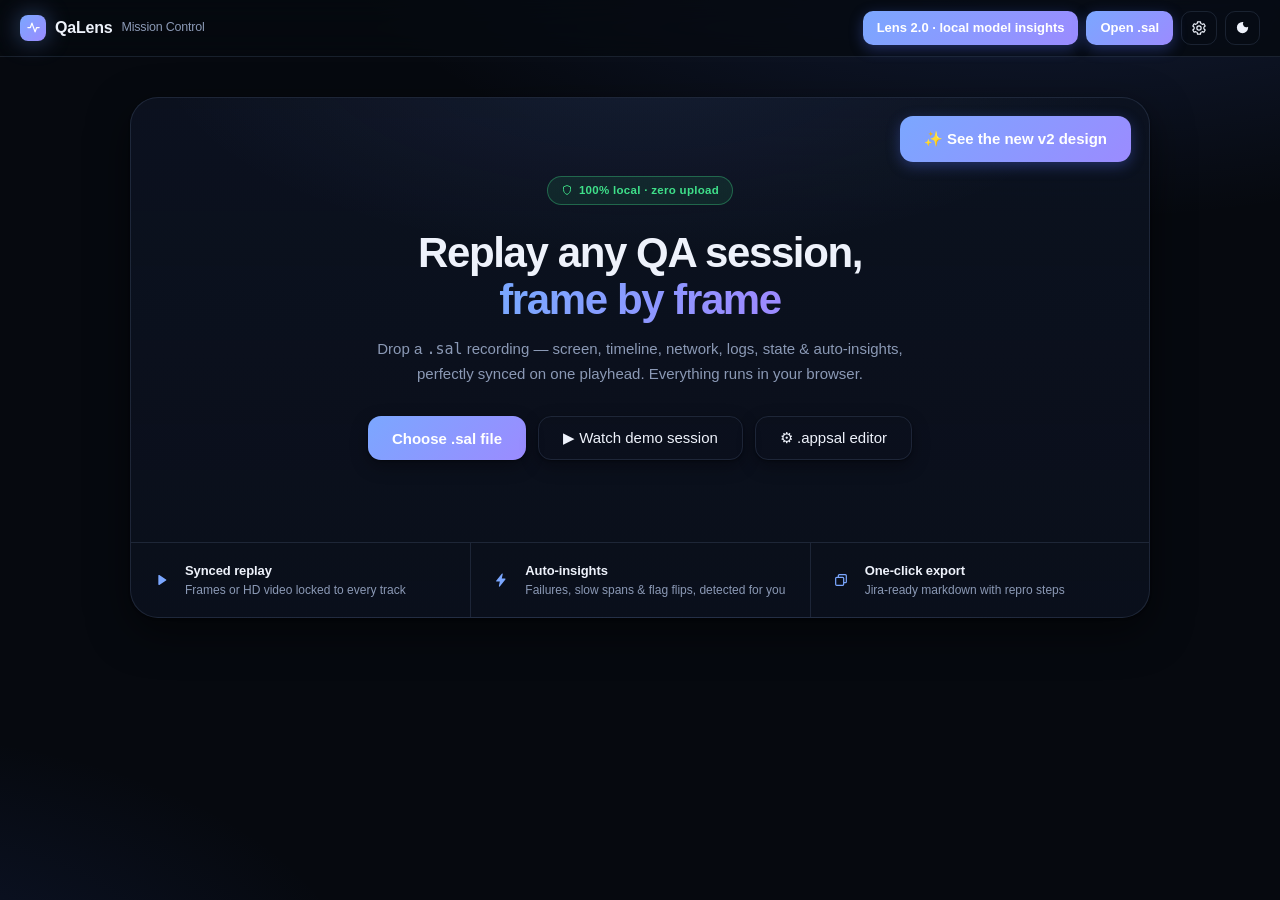
<file: web/index.html>
<!DOCTYPE html>
<html lang="en" data-theme="dark">
<head>
  <meta charset="UTF-8" />
  <meta name="viewport" content="width=device-width, initial-scale=1.0" />
  <title>QaLens Mission Control — .sal session viewer</title>
  <link rel="stylesheet" href="styles.css" />
</head>
<body>
  <!-- SVG icon sprite -->
  <svg width="0" height="0" style="position:absolute" aria-hidden="true">
    <defs>
      <symbol id="i-play" viewBox="0 0 24 24"><path d="M8 5.5v13a1 1 0 0 0 1.54.84l10-6.5a1 1 0 0 0 0-1.68l-10-6.5A1 1 0 0 0 8 5.5Z"/></symbol>
      <symbol id="i-pause" viewBox="0 0 24 24"><rect x="6" y="5" width="4" height="14" rx="1.2"/><rect x="14" y="5" width="4" height="14" rx="1.2"/></symbol>
      <symbol id="i-prev" viewBox="0 0 24 24"><path d="M6 5a1 1 0 0 1 2 0v14a1 1 0 0 1-2 0V5Zm13.5.6a1 1 0 0 1 .5.87v11.06a1 1 0 0 1-1.53.85L10 13.27a1 1 0 0 1 0-1.7l8.47-5.1a1 1 0 0 1 1.03.13Z"/></symbol>
      <symbol id="i-next" viewBox="0 0 24 24"><path d="M18 5a1 1 0 0 0-2 0v14a1 1 0 0 0 2 0V5ZM4.5 5.6a1 1 0 0 0-.5.87v11.06a1 1 0 0 0 1.53.85L14 13.27a1 1 0 0 0 0-1.7l-8.47-5.1a1 1 0 0 0-1.03.13Z"/></symbol>
      <symbol id="i-alert" viewBox="0 0 24 24"><path d="M12 3.3 1.9 20.2a1 1 0 0 0 .86 1.5h18.5a1 1 0 0 0 .85-1.5L13.7 3.3a1 1 0 0 0-1.7 0ZM12 9v5m0 3.2v.1" fill="none" stroke="currentColor" stroke-width="2" stroke-linecap="round" stroke-linejoin="round"/></symbol>
      <symbol id="i-gear" viewBox="0 0 24 24"><path fill="none" stroke="currentColor" stroke-width="1.8" stroke-linecap="round" stroke-linejoin="round" d="M12 15.2a3.2 3.2 0 1 0 0-6.4 3.2 3.2 0 0 0 0 6.4Zm7.4-3.2a7.4 7.4 0 0 0-.12-1.32l2.02-1.57-2-3.46-2.38.96a7.4 7.4 0 0 0-2.28-1.32L14.26 2.8H9.74l-.38 2.49A7.4 7.4 0 0 0 7.08 6.6L4.7 5.65l-2 3.46 2.02 1.57a7.4 7.4 0 0 0 0 2.64L2.7 14.89l2 3.46 2.38-.96a7.4 7.4 0 0 0 2.28 1.32l.38 2.49h4.52l.38-2.49a7.4 7.4 0 0 0 2.28-1.32l2.38.96 2-3.46-2.02-1.57c.08-.43.12-.87.12-1.32Z"/></symbol>
      <symbol id="i-theme" viewBox="0 0 24 24"><path d="M12 3a9 9 0 1 0 9 9c0-.46-.04-.92-.1-1.36a5.5 5.5 0 0 1-7.54-7.54C12.92 3.04 12.46 3 12 3Z"/></symbol>
      <symbol id="i-copy" viewBox="0 0 24 24"><path fill="none" stroke="currentColor" stroke-width="1.8" stroke-linejoin="round" d="M8 8V5.5A1.5 1.5 0 0 1 9.5 4h9A1.5 1.5 0 0 1 20 5.5v9a1.5 1.5 0 0 1-1.5 1.5H16M5.5 8h9A1.5 1.5 0 0 1 16 9.5v9a1.5 1.5 0 0 1-1.5 1.5h-9A1.5 1.5 0 0 1 4 18.5v-9A1.5 1.5 0 0 1 5.5 8Z"/></symbol>
      <symbol id="i-back" viewBox="0 0 24 24"><path fill="none" stroke="currentColor" stroke-width="2" stroke-linecap="round" stroke-linejoin="round" d="m14 6-6 6 6 6"/></symbol>
      <symbol id="i-file" viewBox="0 0 24 24"><path fill="none" stroke="currentColor" stroke-width="1.8" stroke-linejoin="round" d="M13 3H7a1.5 1.5 0 0 0-1.5 1.5v15A1.5 1.5 0 0 0 7 21h10a1.5 1.5 0 0 0 1.5-1.5V8.5L13 3Zm0 0v5.5h5.5"/></symbol>
      <symbol id="i-bolt" viewBox="0 0 24 24"><path d="M13.2 2.6 4.8 13.1a.8.8 0 0 0 .62 1.3h4.83l-1.45 6.55a.8.8 0 0 0 1.4.68l8.4-10.49a.8.8 0 0 0-.62-1.3h-4.83l1.45-6.56a.8.8 0 0 0-1.4-.68Z"/></symbol>
      <symbol id="i-shield" viewBox="0 0 24 24"><path fill="none" stroke="currentColor" stroke-width="1.8" stroke-linejoin="round" d="M12 3 5 5.8v5.4c0 4.3 2.99 8.33 7 9.8 4.01-1.47 7-5.5 7-9.8V5.8L12 3Z"/></symbol>
      <symbol id="i-pulse" viewBox="0 0 24 24"><path fill="none" stroke="currentColor" stroke-width="2" stroke-linecap="round" stroke-linejoin="round" d="M3 12h4l2.5-7 5 14 2.5-7h4"/></symbol>
      <symbol id="i-expand" viewBox="0 0 24 24"><path fill="none" stroke="currentColor" stroke-width="2" stroke-linecap="round" stroke-linejoin="round" d="M9 4H4v5m11-5h5v5M9 20H4v-5m11 5h5v-5"/></symbol>
      <symbol id="i-theater" viewBox="0 0 24 24"><rect x="3" y="6" width="18" height="12" rx="2" fill="none" stroke="currentColor" stroke-width="2"/><path d="M7 21h10" stroke="currentColor" stroke-width="2" stroke-linecap="round"/></symbol>
    </defs>
  </svg>

  <!-- ============ Top bar ============ -->
  <header class="topbar">
    <div class="brand">
      <span class="brand-mark"><svg viewBox="0 0 24 24" width="15" height="15"><use href="#i-pulse"/></svg></span>
      <strong>QaLens</strong><span class="brand-sub">Mission&nbsp;Control</span>
    </div>
    <div class="topbar-session" id="topbarSession" hidden>
      <span class="tb-sep"></span>
      <span id="tbApp"></span>
      <span class="tb-pill" id="tbEnv"></span>
      <span class="tb-score" id="tbScore"></span>
    </div>
    <div class="topbar-actions">
      <a class="btn btn-accent" href="index-v2.html?desktop" style="text-decoration:none">Lens 2.0 · local model insights</a>
      <button id="exportBtn" class="btn btn-ghost" title="Copy session summary (markdown)" hidden>
        <svg width="14" height="14"><use href="#i-copy"/></svg> Export</button>
      <button id="sendBackendBtn" class="btn btn-ghost btn-hook" title="Send this .sal to the configured Mission Control backend (Settings → Backend URL)" hidden>
        <svg width="14" height="14"><use href="#i-bolt"/></svg> Send to backend</button>
      <button id="compareBtn" class="btn btn-ghost" title="Compare with another .sal (B11)" hidden>
        <svg width="14" height="14"><use href="#i-pulse"/></svg> Compare</button>
      <button id="closeSessionBtn" class="btn btn-ghost" title="Back to sessions" hidden>
        <svg width="14" height="14"><use href="#i-back"/></svg> Sessions</button>
      <button id="openBtn" class="btn btn-accent">Open .sal</button>
      <button id="exportSalBtn" class="btn btn-accent" style="background:var(--ok);color:#000" hidden title="Download current .sal">Export .sal</button>
      <button id="settingsBtn" class="btn btn-ghost btn-icon" title="Settings">
        <svg width="16" height="16"><use href="#i-gear"/></svg></button>
      <button id="themeBtn" class="btn btn-ghost btn-icon" title="Toggle theme">
        <svg width="15" height="15"><use href="#i-theme"/></svg></button>
    </div>
    <input id="fileInput" type="file" accept=".sal,.appsal,.zip,application/zip,application/json" hidden />
    <input id="compareInput" type="file" accept=".sal,.zip,application/zip" hidden />
  </header>

  <!-- ============ Landing / dropzone ============ -->
  <section id="landing" class="landing">
    <div id="dropzone" class="dropzone">
      <div class="dropzone-inner">
        <a class="btn btn-accent btn-lg" href="index-v2.html?sample&t=24.6" style="position:absolute;top:18px;right:18px;text-decoration:none">✨ See the new v2 design</a>

        <div class="drop-badge"><svg width="12" height="12"><use href="#i-shield"/></svg> 100% local · zero upload</div>
        <h1>Replay any QA session,<br/><em>frame by frame</em></h1>
        <p>Drop a <code>.sal</code> recording — screen, timeline, network, logs, state &amp; auto-insights,<br/>perfectly synced on one playhead. Everything runs in your browser.</p>
        <div class="drop-cta">
          <button id="openBtn2" class="btn btn-accent btn-lg">Choose .sal file</button>
          <button id="sampleBtn" class="btn btn-ghost btn-lg">▶ Watch demo session</button>
          <button id="appsalNewBtn" class="btn btn-ghost btn-lg" title="Create or edit a per-app QA config (.appsal)">⚙ .appsal editor</button>
        </div>
        <p class="muted small" id="compatNote"></p>
      </div>
      <div class="feature-row">
        <div class="feature"><svg width="16" height="16"><use href="#i-play"/></svg>
          <b>Synced replay</b><span>Frames or HD video locked to every track</span></div>
        <div class="feature"><svg width="16" height="16"><use href="#i-bolt"/></svg>
          <b>Auto-insights</b><span>Failures, slow spans &amp; flag flips, detected for you</span></div>
        <div class="feature"><svg width="16" height="16"><use href="#i-copy"/></svg>
          <b>One-click export</b><span>Jira-ready markdown with repro steps</span></div>
      </div>
    </div>

    <div class="recents" id="recents" hidden>
      <div class="recents-head">
        <h2>Recent sessions</h2>
        <span class="muted small" id="cacheUsage"></span>
        <button id="clearRecents" class="btn btn-ghost small">Clear</button>
      </div>
      <div class="recents-grid" id="recentsGrid"></div>
      <p class="muted small">Cached sessions replay instantly — click a card. Un-cached ones need the file dropped again.</p>
    </div>
  </section>

  <!-- ============ Session view ============ -->
  <main id="session" class="session" hidden>
    <!-- top row: banner + stats (left) · device card (right) -->
    <div class="topgrid">
      <div class="topgrid-left">
        <div class="banner" id="banner"></div>
        <div class="statbar" id="statbar"></div>
      </div>
      <section class="card card-device" data-card="device">
        <header class="card-head" data-toggle>
          <h3>Device &amp; Build</h3><span class="chev">▾</span>
        </header>
        <div class="card-body" id="deviceBody"></div>
      </section>
    </div>

    <div class="layout">
      <!-- LEFT: player -->
      <div class="col col-player">
        <div class="card player-card">
          <div class="device-frame">
            <div class="viewport" id="viewport">
              <video id="video" hidden playsinline></video>
              <img id="frame" alt="frame" hidden />
              <div id="noMedia" class="no-media" hidden>No visual track in this recording</div>
              <div class="viewport-screen" id="viewportScreen"></div>
            </div>
          </div>

          <div class="filmstrip" id="filmstrip" hidden></div>

          <div class="transport">
            <div class="scrub-wrap" id="scrubWrap">
              <div class="scrub-marks" id="scrubMarks"></div>
              <input type="range" id="scrubber" class="scrubber" min="0" max="1000" value="0" step="1" />
            </div>
            <div class="transport-row">
              <button class="tbtn" id="stepPrev" title="Previous event (←)"><svg width="15" height="15"><use href="#i-prev"/></svg></button>
              <button class="tbtn tbtn-main" id="playPause" title="Play / Pause (space)"><svg width="17" height="17"><use href="#i-play"/></svg></button>
              <button class="tbtn" id="stepNext" title="Next event (→)"><svg width="15" height="15"><use href="#i-next"/></svg></button>
              <button class="tbtn tbtn-err" id="jumpErr" title="Jump to first error (e)"><svg width="15" height="15"><use href="#i-alert"/></svg></button>
              <button class="tbtn tbtn-mark" id="markBtn" title="Mark this moment (m)">★</button>
              <button class="tbtn tbtn-speed" id="speedBtn" title="Playback speed (s)">1×</button>
              <button class="tbtn" id="theaterBtn" title="Theatre mode (t)"><svg width="15" height="15"><use href="#i-theater"/></svg></button>
              <button class="tbtn" id="fsBtn" title="Fullscreen (x)"><svg width="15" height="15"><use href="#i-expand"/></svg></button>
              <div class="time" id="time">00:00 / 00:00</div>
            </div>
          </div>
        </div>

      </div>

      <!-- MIDDLE: tracks, then summary + device below -->
      <div class="col col-mid">
      <div class="col-tracks">
        <div class="track-toolbar">
          <div class="tabs" id="trackTabs">
            <button class="tab active" data-track="timeline">Timeline <span class="count" id="cTimeline"></span></button>
            <button class="tab" data-track="network">Network <span class="count" id="cNetwork"></span></button>
            <button class="tab" data-track="logs">Logs <span class="count" id="cLogs"></span></button>
            <button class="tab" data-track="screens">Screens <span class="count" id="cScreens"></span></button>
            <button class="tab" data-track="insights">Insights <span class="count" id="cInsights"></span></button>
            <button class="tab" data-track="report">Report</button>
            <button class="tab" data-track="aibrief">AI Brief</button>
          </div>
          <label class="follow">
            <input type="checkbox" id="followToggle" checked /> follow playhead
          </label>
        </div>

        <div class="track-substats" id="trackSubstats" hidden></div>

        <div class="track-search">
          <input id="search" type="search" placeholder="Filter…" />
          <div class="chips" id="logChips" hidden>
            <button class="chip active" data-level="all">All</button>
            <button class="chip" data-level="EVENT">Events</button>
            <button class="chip" data-level="LOG">Logs</button>
            <button class="chip" data-level="BREADCRUMB">Crumbs</button>
          </div>
        </div>

        <div class="track-list" id="trackList"></div>
        <div class="ai-brief-bar" id="aiBriefBar" hidden>
          <span class="muted small">for_ai.md — the recording's self-describing brief for AI analysis</span>
          <button class="btn btn-ghost small" id="aiBriefCopy" title="Copy the AI brief">⧉ Copy AI brief</button>
        </div>
        <pre class="report" id="reportView" hidden></pre>
      </div>

        <!-- Summary (own row under the tracks) -->
        <section class="card" data-card="summary">
          <header class="card-head" data-toggle>
            <h3>Summary</h3><span class="chev">▾</span>
          </header>
          <div class="card-body" id="summaryBody"></div>
        </section>

      </div>

      <!-- FAR RIGHT: Live State rail — always in view while scrubbing -->
      <div class="col col-info">
        <section class="card" data-card="state">
          <header class="card-head" data-toggle>
            <h3>Live State <span class="badge" id="stateTime"></span></h3><span class="chev">▾</span>
          </header>
          <div class="card-body" id="stateBody"></div>
        </section>
      </div>
    </div>
  </main>

  <!-- ============ Settings drawer ============ -->
  <aside id="drawer" class="drawer" hidden>
    <div class="drawer-head">
      <h3>Settings</h3>
      <button id="drawerClose" class="btn btn-ghost btn-icon">✕</button>
    </div>
    <div class="drawer-body">
      <div class="set-group">
        <h4>Appearance</h4>
        <label class="set-row"><span>Theme</span>
          <select id="setTheme"><option value="dark">Dark</option><option value="light">Light</option></select>
        </label>
        <label class="set-row"><span>Compact rows</span><input type="checkbox" id="setDensity" /></label>
      </div>
      <div class="set-group">
        <h4>Playback</h4>
        <label class="set-row"><span>Default speed</span>
          <select id="setSpeed"><option>0.5</option><option selected>1</option><option>2</option><option>4</option></select>
        </label>
        <label class="set-row"><span>Autoplay on load</span><input type="checkbox" id="setAutoplay" /></label>
        <label class="set-row"><span>Follow playhead</span><input type="checkbox" id="setFollow" checked /></label>
      </div>
      <div class="set-group">
        <h4>Session cache</h4>
        <label class="set-row"><span>Cache sessions for instant replay</span><input type="checkbox" id="setCache" checked /></label>
        <div class="set-row"><span class="muted" id="setCacheUsage">–</span>
          <button id="setCacheClear" class="btn btn-ghost small">Clear cache</button></div>
      </div>
      <div class="set-group">
        <h4>Mission Control backend (optional)</h4>
        <p class="muted small">Off by default — nothing is uploaded unless you set a URL and press <b>⇪ Send to backend</b>. Works with the bundled mock backend (<code>python3 backend/server.py</code>) or your real analysis service.</p>
        <label class="set-row"><span>Backend URL</span>
          <input type="text" id="setBackend" placeholder="http://127.0.0.1:8000" style="width:150px" />
        </label>
        <div class="set-row">
          <span class="muted small">Base URL — the player posts to <code>/webhook</code> or <code>/api/ingest</code></span>
          <button class="btn btn-ghost small" id="backendOpen">Open dashboard ↗</button>
        </div>
      </div>
      <div class="set-group">
        <h4>Keyboard</h4>
        <div class="kbd-list">
          <div><kbd>space</kbd> play / pause</div>
          <div><kbd>←</kbd>/<kbd>→</kbd> prev / next event</div>
          <div><kbd>e</kbd> first error</div>
          <div><kbd>s</kbd> cycle speed</div>
          <div><kbd>f</kbd> toggle follow</div>
          <div><kbd>t</kbd> theatre mode</div>
          <div><kbd>x</kbd> fullscreen</div>
          <div><kbd>m</kbd> ⭐ mark moment</div>
          <div><kbd>1–7</kbd> switch track tab</div>
        </div>
      </div>
      <p class="muted small">All preferences are stored locally (localStorage / IndexedDB).</p>
    </div>
  </aside>

  <!-- ============ .appsal App Config viewer ============ -->
  <main id="appsalView" class="session appsal-view" hidden></main>

  <div id="toast" class="toast" hidden></div>

  <script src="sal.js"></script>
  <script src="app.js"></script>
</body>
</html>
</file>
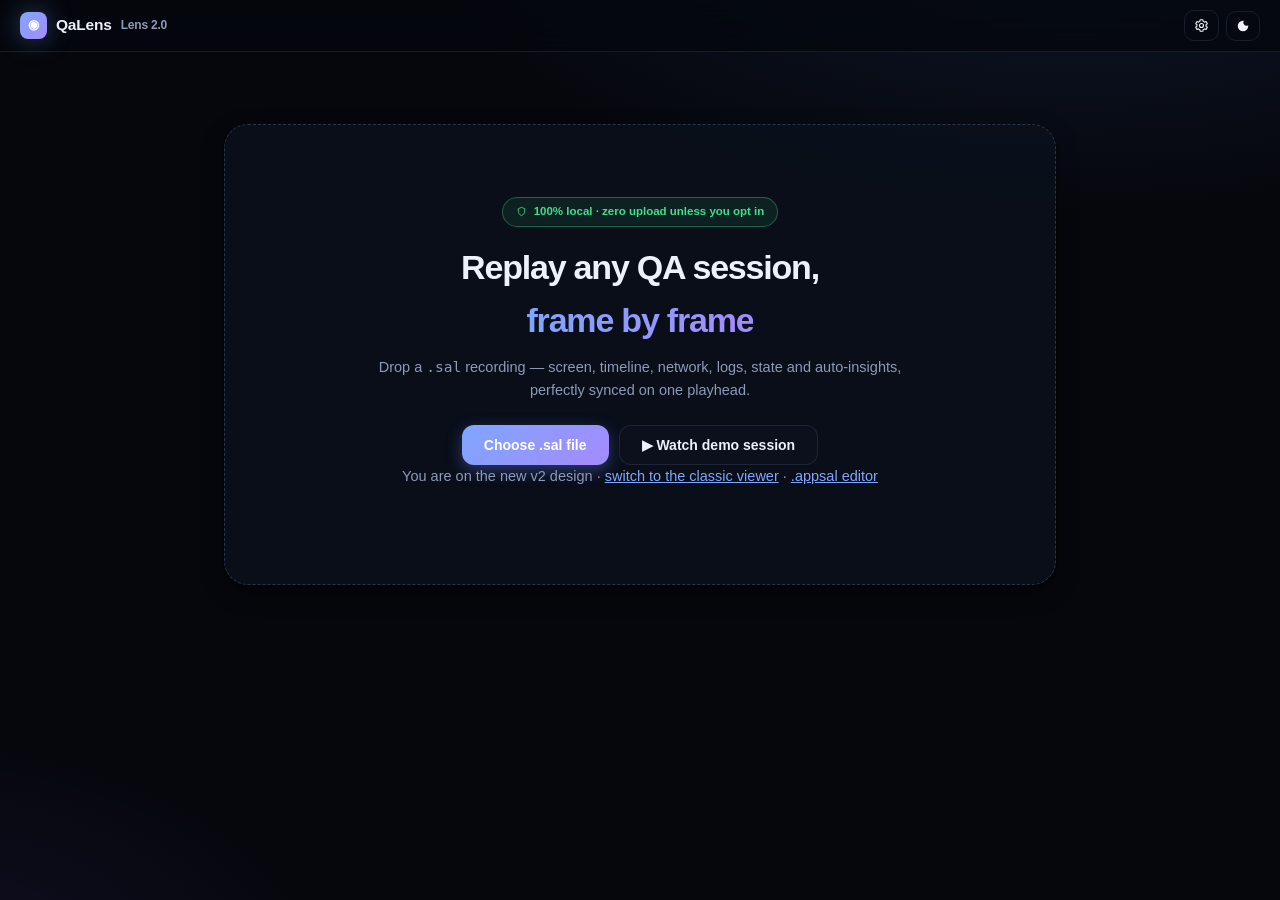
<file: web/index-v2.html>
<!DOCTYPE html>
<html lang="en" data-theme="dark">
<head>
<meta charset="UTF-8" />
<meta name="viewport" content="width=device-width, initial-scale=1.0" />
<title>QaLens Lens 2.0 — replay and investigate</title>
<link rel="stylesheet" href="styles-v2.css" />
<link rel="stylesheet" href="insights.css" />
</head>
<body>

<svg width="0" height="0" style="position:absolute" aria-hidden="true">
  <defs>
    <symbol id="i-play" viewBox="0 0 24 24"><path d="M8 5.5v13a1 1 0 0 0 1.54.84l10-6.5a1 1 0 0 0 0-1.68l-10-6.5A1 1 0 0 0 8 5.5Z"/></symbol>
    <symbol id="i-pause" viewBox="0 0 24 24"><rect x="6" y="5" width="4" height="14" rx="1.2"/><rect x="14" y="5" width="4" height="14" rx="1.2"/></symbol>
    <symbol id="i-prev" viewBox="0 0 24 24"><path d="M6 5a1 1 0 0 1 2 0v14a1 1 0 0 1-2 0V5Zm13.5.6a1 1 0 0 1 .5.87v11.06a1 1 0 0 1-1.53.85L10 13.27a1 1 0 0 1 0-1.7l8.47-5.1a1 1 0 0 1 1.03.13Z"/></symbol>
    <symbol id="i-next" viewBox="0 0 24 24"><path d="M18 5a1 1 0 0 0-2 0v14a1 1 0 0 0 2 0V5ZM4.5 5.6a1 1 0 0 0-.5.87v11.06a1 1 0 0 0 1.53.85L14 13.27a1 1 0 0 0 0-1.7l-8.47-5.1a1 1 0 0 0-1.03.13Z"/></symbol>
    <symbol id="i-alert" viewBox="0 0 24 24"><path d="M12 3.3 1.9 20.2a1 1 0 0 0 .86 1.5h18.5a1 1 0 0 0 .85-1.5L13.7 3.3a1 1 0 0 0-1.7 0ZM12 9v5m0 3.2v.1" fill="none" stroke="currentColor" stroke-width="2" stroke-linecap="round" stroke-linejoin="round"/></symbol>
    <symbol id="i-gear" viewBox="0 0 24 24"><path fill="none" stroke="currentColor" stroke-width="1.8" stroke-linecap="round" stroke-linejoin="round" d="M12 15.2a3.2 3.2 0 1 0 0-6.4 3.2 3.2 0 0 0 0 6.4Zm7.4-3.2a7.4 7.4 0 0 0-.12-1.32l2.02-1.57-2-3.46-2.38.96a7.4 7.4 0 0 0-2.28-1.32L14.26 2.8H9.74l-.38 2.49A7.4 7.4 0 0 0 7.08 6.6L4.7 5.65l-2 3.46 2.02 1.57a7.4 7.4 0 0 0 0 2.64L2.7 14.89l2 3.46 2.38-.96a7.4 7.4 0 0 0 2.28 1.32l.38 2.49h4.52l.38-2.49a7.4 7.4 0 0 0 2.28-1.32l2.38.96 2-3.46-2.02-1.57c.08-.43.12-.87.12-1.32Z"/></symbol>
    <symbol id="i-theme" viewBox="0 0 24 24"><path d="M12 3a9 9 0 1 0 9 9c0-.46-.04-.92-.1-1.36a5.5 5.5 0 0 1-7.54-7.54C12.92 3.04 12.46 3 12 3Z"/></symbol>
    <symbol id="i-copy" viewBox="0 0 24 24"><path fill="none" stroke="currentColor" stroke-width="1.8" stroke-linejoin="round" d="M8 8V5.5A1.5 1.5 0 0 1 9.5 4h9A1.5 1.5 0 0 1 20 5.5v9a1.5 1.5 0 0 1-1.5 1.5H16M5.5 8h9A1.5 1.5 0 0 1 16 9.5v9a1.5 1.5 0 0 1-1.5 1.5h-9A1.5 1.5 0 0 1 4 18.5v-9A1.5 1.5 0 0 1 5.5 8Z"/></symbol>
    <symbol id="i-back" viewBox="0 0 24 24"><path fill="none" stroke="currentColor" stroke-width="2" stroke-linecap="round" stroke-linejoin="round" d="m14 6-6 6 6 6"/></symbol>
    <symbol id="i-file" viewBox="0 0 24 24"><path fill="none" stroke="currentColor" stroke-width="1.8" stroke-linejoin="round" d="M13 3H7a1.5 1.5 0 0 0-1.5 1.5v15A1.5 1.5 0 0 0 7 21h10a1.5 1.5 0 0 0 1.5-1.5V8.5L13 3Zm0 0v5.5h5.5"/></symbol>
    <symbol id="i-bolt" viewBox="0 0 24 24"><path d="M13.2 2.6 4.8 13.1a.8.8 0 0 0 .62 1.3h4.83l-1.45 6.55a.8.8 0 0 0 1.4.68l8.4-10.49a.8.8 0 0 0-.62-1.3h-4.83l1.45-6.56a.8.8 0 0 0-1.4-.68Z"/></symbol>
    <symbol id="i-shield" viewBox="0 0 24 24"><path fill="none" stroke="currentColor" stroke-width="1.8" stroke-linejoin="round" d="M12 3 5 5.8v5.4c0 4.3 2.99 8.33 7 9.8 4.01-1.47 7-5.5 7-9.8V5.8L12 3Z"/></symbol>
    <symbol id="i-expand" viewBox="0 0 24 24"><path fill="none" stroke="currentColor" stroke-width="2" stroke-linecap="round" stroke-linejoin="round" d="M9 4H4v5m11-5h5v5M9 20H4v-5m11 5h5v-5"/></symbol>
    <symbol id="i-theater" viewBox="0 0 24 24"><rect x="3" y="6" width="18" height="12" rx="2" fill="none" stroke="currentColor" stroke-width="2"/><path d="M7 21h10" stroke="currentColor" stroke-width="2" stroke-linecap="round"/></symbol>
  </defs>
</svg>

<header class="topbar">
  <div class="topbar-in">
    <span class="brand"><span class="brand-mark">◉</span>QaLens <span class="brand-sub">Lens 2.0</span></span>
    <span class="session-chip" id="sessionChip" hidden>
      <span class="dot"></span><span id="chipApp"></span><span class="sep">·</span><span id="chipEnv"></span><span class="sep">·</span><span class="score" id="chipScore"></span>
    </span>
    <span class="top-actions">
      <button class="btn" id="exportBtn" hidden title="Copy session summary as markdown"><svg width="13" height="13"><use href="#i-copy"/></svg> Export</button>
      <button class="btn btn-hook" id="sendBackendBtn" hidden title="Send this session to the configured backend"><svg width="13" height="13"><use href="#i-bolt"/></svg> Send to backend</button>
      <button class="btn" id="compareBtn" hidden title="Compare with another .sal">Compare</button>
      <button class="btn" id="exportSalBtn" hidden style="background:var(--ok);color:#04160c" title="Download the original .sal">Export .sal</button>
      <button class="btn btn-ghost" id="closeSessionBtn" hidden title="Back to sessions"><svg width="13" height="13"><use href="#i-back"/></svg> Sessions</button>
      <button class="btn btn-ghost btn-icon" id="settingsBtn" title="Settings"><svg width="15" height="15"><use href="#i-gear"/></svg></button>
      <button class="btn btn-ghost btn-icon" id="themeBtn" title="Toggle theme"><svg width="14" height="14"><use href="#i-theme"/></svg></button>
    </span>
  </div>
</header>
<input id="fileInput" type="file" accept=".sal,.zip,application/zip" hidden />
<input id="compareInput" type="file" accept=".sal,.zip,application/zip" hidden />

<section class="landing" id="landing">
  <div class="dropzone" id="dropzone">
    <span class="drop-badge"><svg width="11" height="11"><use href="#i-shield"/></svg> 100% local · zero upload unless you opt in</span>
    <h1>Replay any QA session,<br/><em>frame by frame</em></h1>
    <p>Drop a <code>.sal</code> recording — screen, timeline, network, logs, state and auto-insights, perfectly synced on one playhead.</p>
    <div class="drop-cta">
      <button class="btn btn-primary btn-lg" id="openBtn">Choose .sal file</button>
      <button class="btn btn-lg" id="sampleBtn">▶ Watch demo session</button>
    </div>
    <p class="muted small version-note">You are on the new v2 design · <a href="index.html">switch to the classic viewer</a> · <a href="index.html?appsal">.appsal editor</a></p>
    <p class="muted small" id="compatNote"></p>
  </div>
</section>

<section class="lens-import-stage" id="investigationStage" hidden>
  <div class="lens-actions"><button class="btn" id="closeInvestigationBtn">← Back to recording</button><button class="btn" id="loadInvestigationRecordingBtn">Load original .sal</button></div>
  <p class="muted">This phone investigation contains selected evidence and an optional still. The full recording and video were not transferred.</p>
</section>

<main class="stage" id="stage" hidden>
  <div class="statbar" id="statbar"></div>

  <div class="layout">
    <!-- player column -->
    <div class="col-player">
      <div class="card player-card">
        <div class="device-frame" id="deviceFrame">
          <div class="viewport" id="viewport">
            <video id="video" hidden playsinline></video>
            <img id="frame" alt="frame" hidden />
            <div class="no-media" id="noMedia" hidden>No visual track in this recording</div>
            <div class="screen-name" id="screenName"></div>
          </div>
        </div>
        <div class="filmstrip" id="filmstrip" hidden></div>
        <div class="transport">
          <div class="scrub-row">
            <div class="scrub-wrap"><div class="scrub-ticks" id="scrubTicks"></div><input type="range" id="scrubber" class="scrubber" min="0" max="1000" value="0" step="1" /></div>
            <div class="time" id="time">00:00 / 00:00</div>
          </div>
          <div class="transport-row">
            <button class="tbtn" id="stepPrev" title="Previous event (←)"><svg width="14" height="14"><use href="#i-prev"/></svg></button>
            <button class="tbtn tbtn-main" id="playPause" title="Play / Pause (space)"><svg width="16" height="16"><use href="#i-play"/></svg></button>
            <button class="tbtn" id="stepNext" title="Next event (→)"><svg width="14" height="14"><use href="#i-next"/></svg></button>
            <button class="tbtn tbtn-err" id="jumpErr" title="Jump to first error (e)"><svg width="14" height="14"><use href="#i-alert"/></svg></button>
            <button class="tbtn tbtn-mark" id="markBtn" title="Mark this moment (m)">★</button>
            <button class="tbtn tbtn-speed" id="speedBtn" title="Playback speed (s)">1×</button>
            <span class="spacer"></span>
            <button class="tbtn" id="theaterBtn" title="Theatre mode (t)"><svg width="14" height="14"><use href="#i-theater"/></svg></button>
            <button class="tbtn" id="fsBtn" title="Fullscreen (x)"><svg width="14" height="14"><use href="#i-expand"/></svg></button>
          </div>
        </div>
      </div>
      <button class="btn btn-primary" id="investigateBtn" style="margin-top:12px;width:100%;justify-content:center">Investigate this moment</button>
    </div>

    <!-- tracks column -->
    <div class="col-mid">
      <div class="tracks">
        <div class="tracks-head">
          <div class="tabs" id="trackTabs">
            <button class="tab active" data-track="timeline">Timeline<span class="count" id="cTimeline"></span></button>
            <button class="tab" data-track="network">Network<span class="count" id="cNetwork"></span></button>
            <button class="tab" data-track="logs">Logs<span class="count" id="cLogs"></span></button>
            <button class="tab" data-track="screens">Screens<span class="count" id="cScreens"></span></button>
            <button class="tab" data-track="insights">Insights<span class="count" id="cInsights"></span></button>
            <button class="tab" data-track="report">Report</button>
            <button class="tab" data-track="aibrief">AI Brief</button>
          </div>
        </div>
        <div class="tracks-tools" id="tracksTools">
          <input type="search" id="search" placeholder="Filter this track…" />
          <div class="chips" id="logChips" hidden>
            <button class="chip active" data-level="all">All</button>
            <button class="chip" data-level="EVENT">Events</button>
            <button class="chip" data-level="LOG">Logs</button>
            <button class="chip" data-level="BREADCRUMB">Crumbs</button>
          </div>
          <label class="follow"><input type="checkbox" id="followToggle" checked /> follow playhead</label>
        </div>
        <div class="substats" id="substats" hidden></div>
        <div class="ai-bar" id="aiBar" hidden><span class="muted small">for_ai.md — the recording self-describes for AI analysis</span><button class="btn small" id="aiCopy">⧉ Copy AI brief</button></div>
        <div class="track-list" id="trackList"></div>
        <div class="lens-insights" id="insightsView" hidden></div>
        <pre class="report" id="reportView" hidden></pre>
      </div>
    </div>

    <!-- info rail -->
    <div class="col-info">
      <section class="card" data-card="summary">
        <header class="card-head" data-toggle><h3>Summary</h3><span class="chev">▾</span></header>
        <div class="card-body" id="summaryBody"></div>
      </section>
      <section class="card" data-card="state">
        <header class="card-head" data-toggle><h3>Live State <span id="stateTime"></span></h3><span class="chev">▾</span></header>
        <div class="card-body" id="stateBody"></div>
      </section>
      <section class="card" data-card="device">
        <header class="card-head" data-toggle><h3>Device &amp; Build</h3><span class="chev">▾</span></header>
        <div class="card-body" id="deviceBody"></div>
      </section>
    </div>
  </div>
</main>

<aside class="drawer" id="drawer" hidden>
  <div class="drawer-head"><h3>Settings</h3><button class="btn btn-ghost btn-icon" id="drawerClose">✕</button></div>
  <div class="drawer-body">
    <div class="set-group"><h4>Appearance</h4>
      <label class="set-row"><span>Theme</span><select id="setTheme"><option value="dark">Dark</option><option value="light">Light</option></select></label>
      <label class="set-row"><span>Compact rows</span><input type="checkbox" id="setDensity" /></label>
    </div>
    <div class="set-group"><h4>Playback</h4>
      <label class="set-row"><span>Default speed</span><select id="setSpeed"><option>0.5</option><option selected>1</option><option>2</option><option>4</option></select></label>
      <label class="set-row"><span>Autoplay on load</span><input type="checkbox" id="setAutoplay" /></label>
      <label class="set-row"><span>Follow playhead</span><input type="checkbox" id="setFollow" checked /></label>
    </div>
    <div class="set-group"><h4>Mission Control backend (optional)</h4>
      <p class="muted small">Nothing uploads unless you set a URL and press ⇪ Send to backend. Works with the bundled mock backend (python3 backend/server.py) or your real service.</p>
      <label class="set-row"><span>Backend URL</span><input type="text" id="setBackend" placeholder="http://127.0.0.1:8000" /></label>
      <div class="set-row"><span class="muted small">Posts to /webhook or /api/ingest</span><button class="btn small" id="backendOpen">Open dashboard ↗</button></div>
    </div>
    <div class="set-group"><h4>Keyboard</h4>
      <div class="kbd-list">
        <div><kbd>space</kbd> play / pause</div>
        <div><kbd>←</kbd>/<kbd>→</kbd> prev / next event</div>
        <div><kbd>e</kbd> first error · <kbd>s</kbd> speed · <kbd>f</kbd> follow</div>
        <div><kbd>t</kbd> theatre · <kbd>x</kbd> fullscreen · <kbd>m</kbd> ⭐ mark</div>
        <div><kbd>1–7</kbd> switch track · <kbd>?</kbd> help</div>
      </div>
    </div>
    <p class="muted small">Preferences are stored locally (localStorage). No analytics, no telemetry.</p>
  </div>
</aside>

<div class="toast" id="toast" hidden></div>

<!-- mark dialog -->
<div class="mark-overlay" id="markOverlay" hidden>
  <div class="mark-card">
    <div class="mark-title">★ Mark this moment <span class="muted small" id="markTime"></span></div>
    <input type="text" id="markLabel" placeholder="What happened here?" maxlength="120" />
    <div class="mark-row">
      <label class="mark-sev sev-info"><input type="radio" name="markSev" value="info" checked /> note</label>
      <label class="mark-sev sev-warning"><input type="radio" name="markSev" value="warning" /> warning</label>
      <label class="mark-sev sev-bug"><input type="radio" name="markSev" value="bug" /> bug</label>
    </div>
    <div class="mark-actions">
      <button class="btn btn-ghost" id="markCancel">Cancel</button>
      <button class="btn btn-primary" id="markSave">★ Mark</button>
    </div>
  </div>
</div>

<script src="sal.js"></script>
<script src="insights.js"></script>
<script src="insights-ui.js"></script>
<script src="recording-still.js"></script>
<script src="app-v2.js"></script>
</body>
</html>
</file>
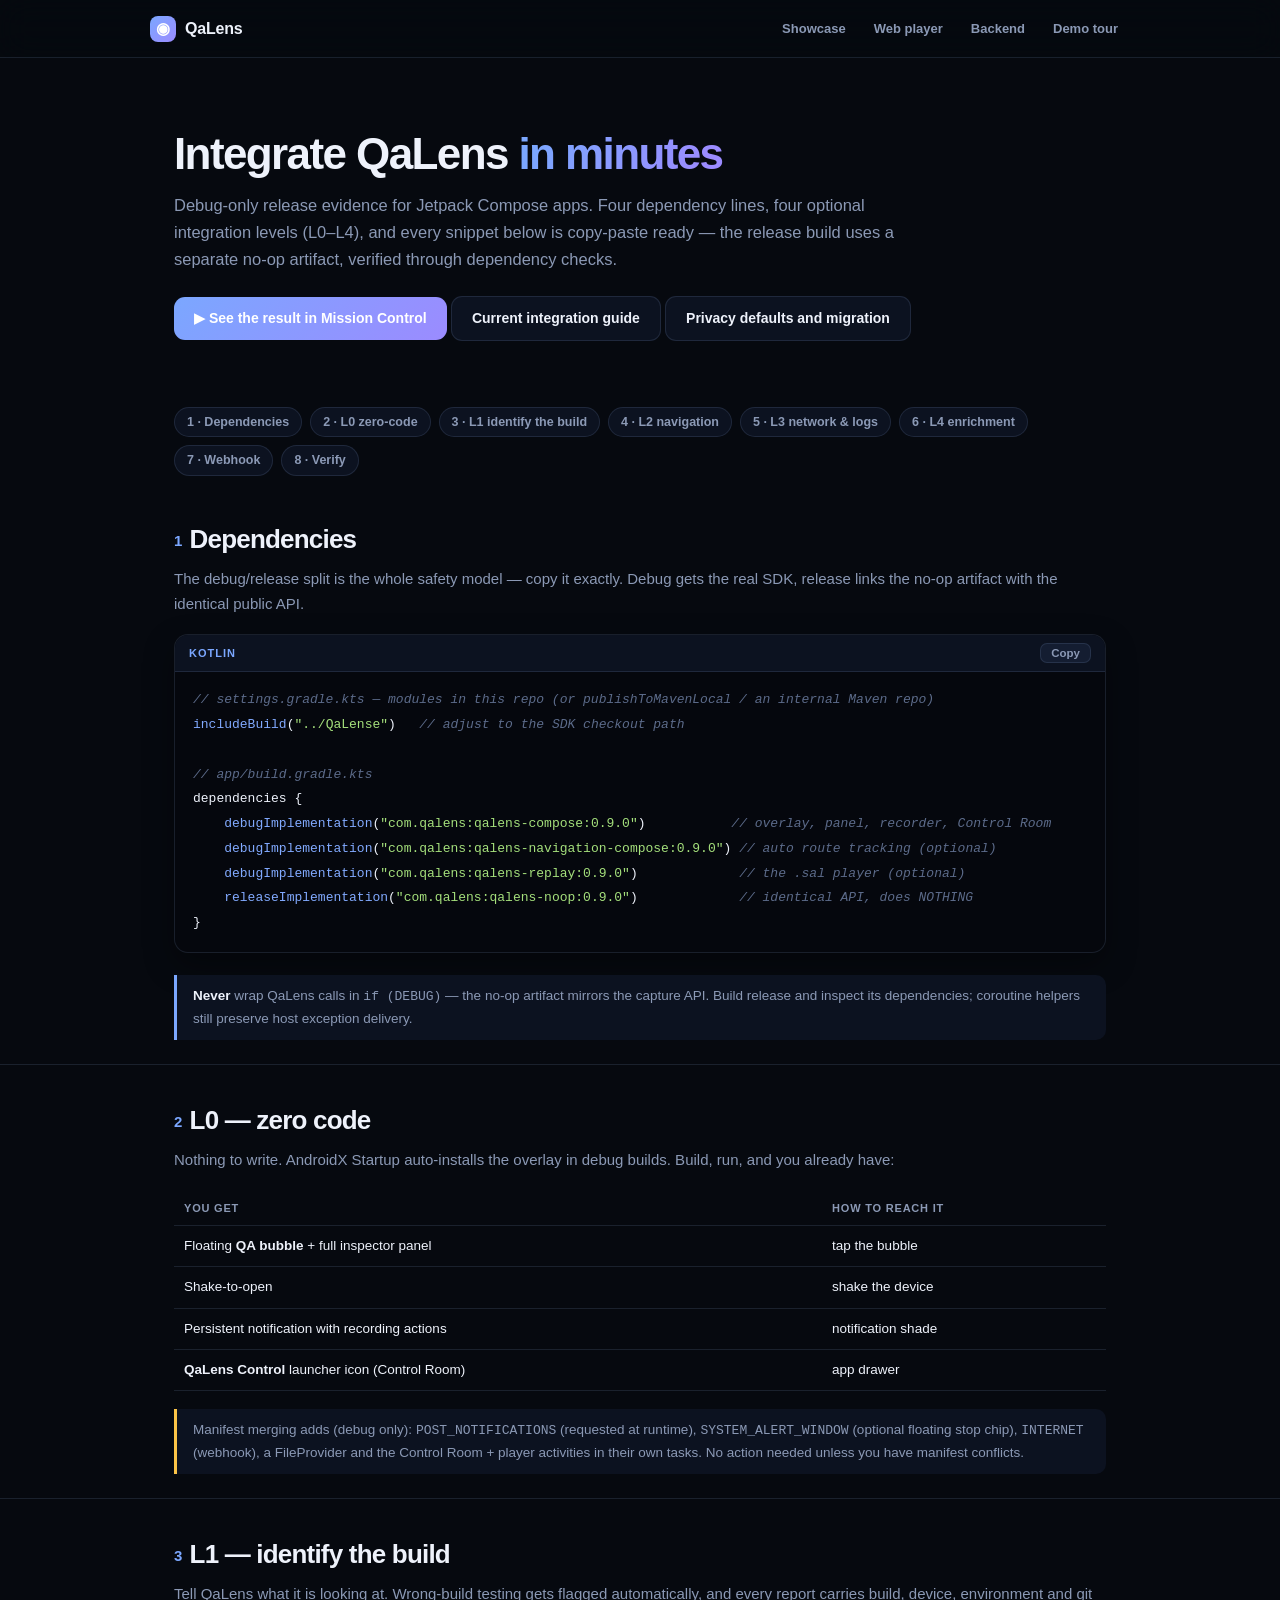
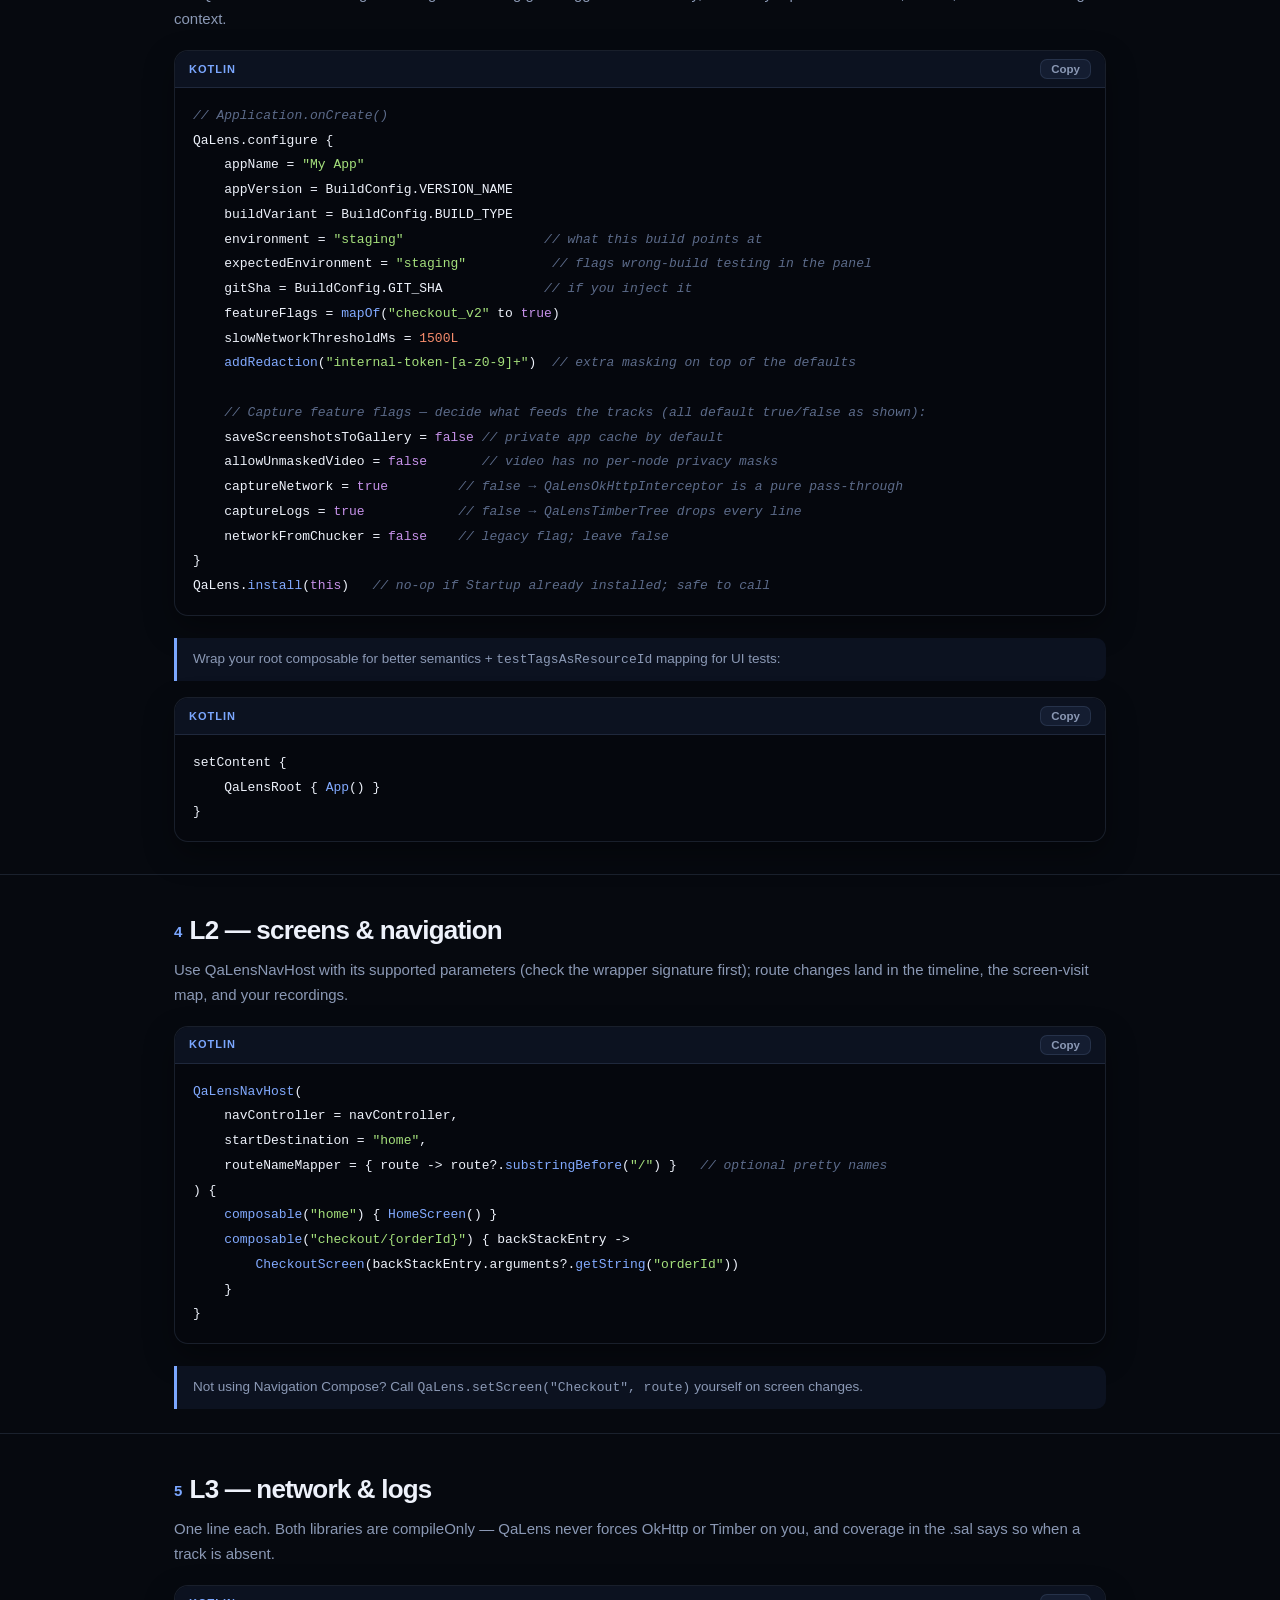
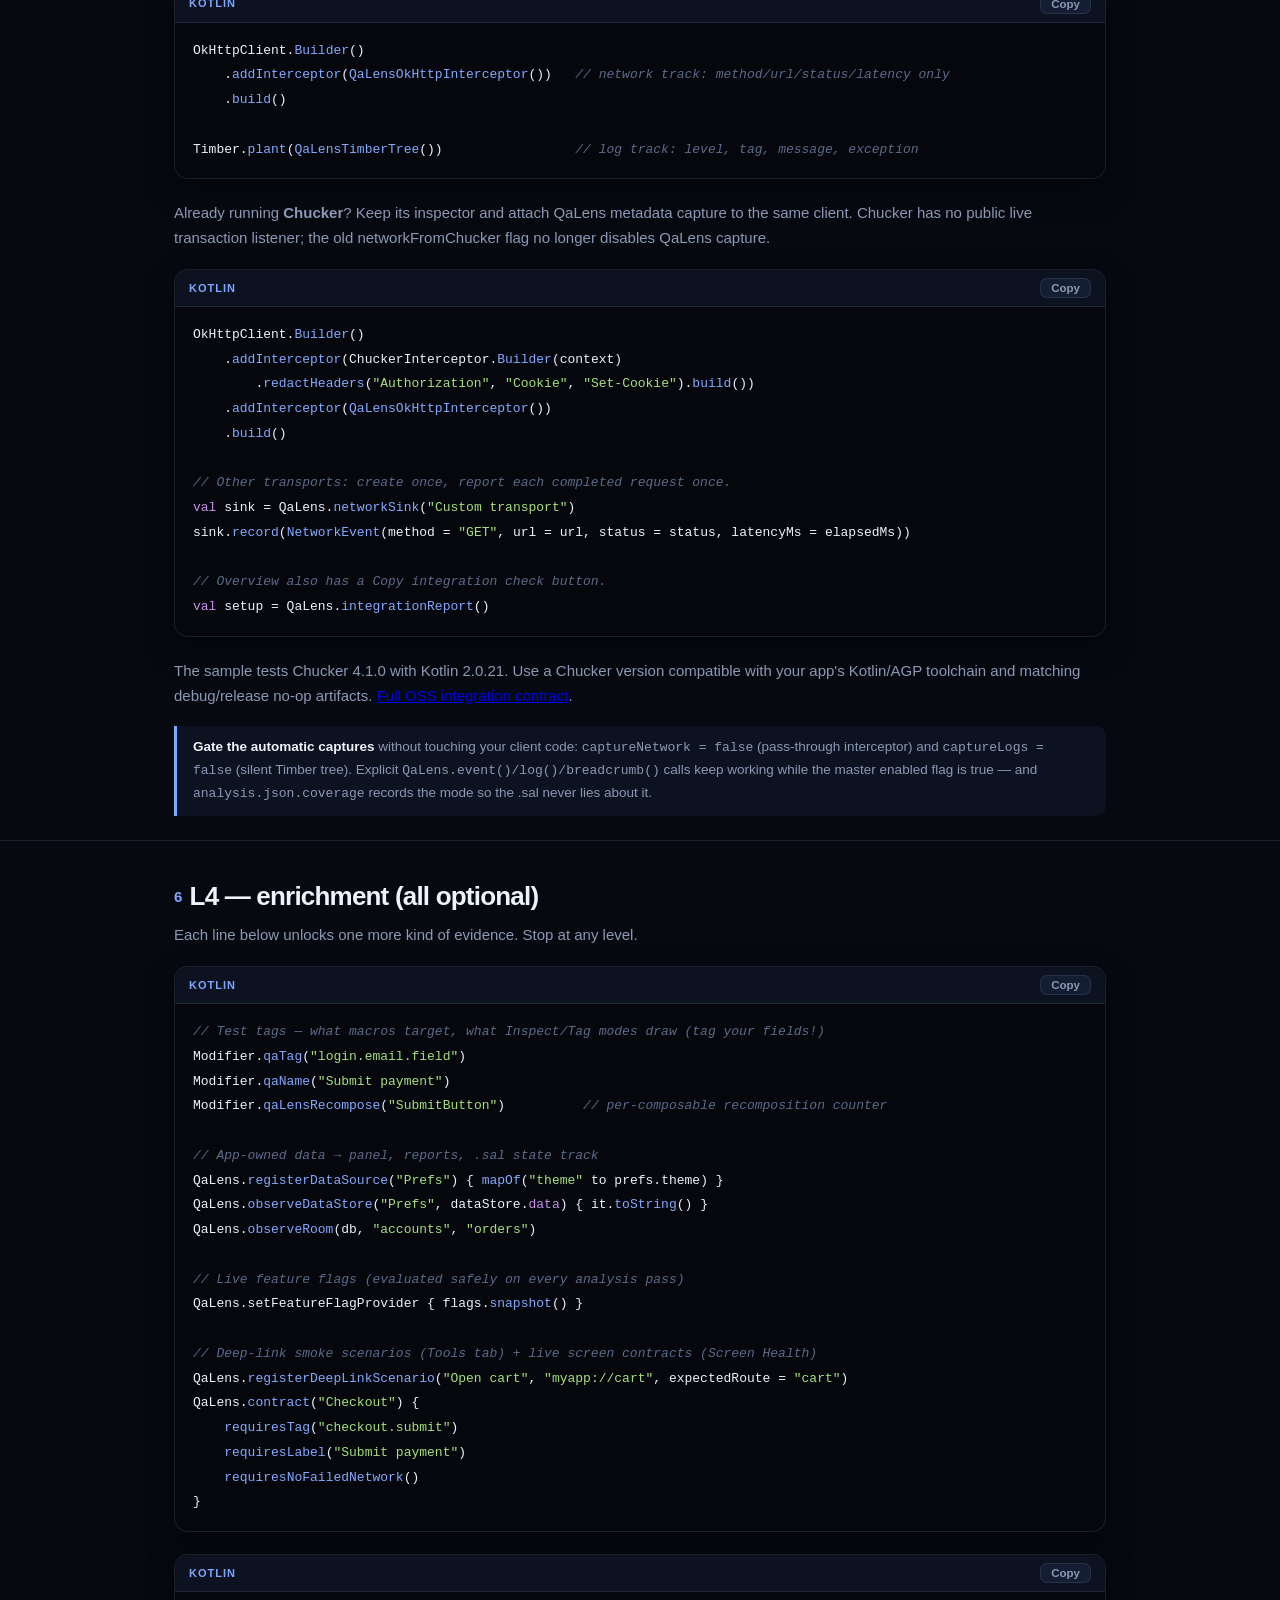
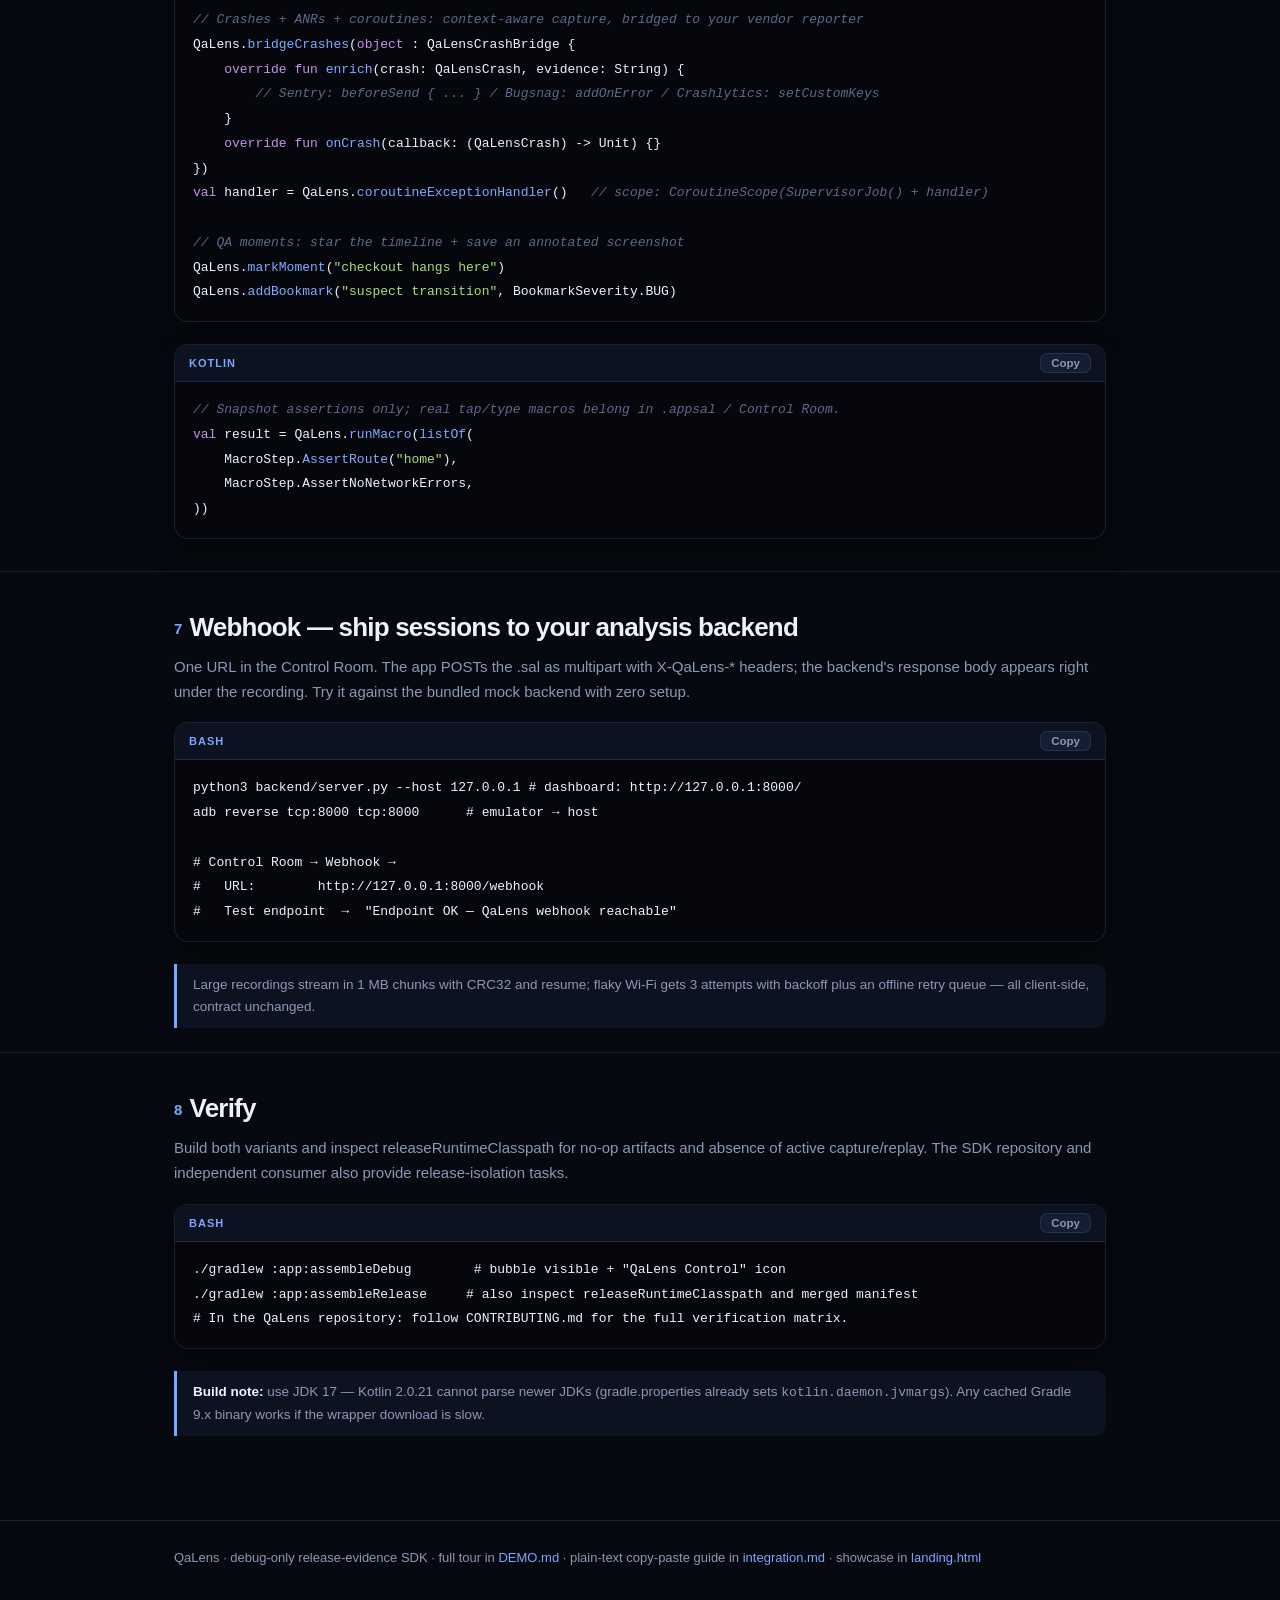
<file: web/integration.html>
<!DOCTYPE html>
<html lang="en" data-theme="dark">
<head>
<meta charset="UTF-8" />
<meta name="viewport" content="width=device-width, initial-scale=1.0" />
<title>QaLens — Integration Guide</title>
<style>
:root { --bg:#06090f; --surface:#0c1220; --surface2:#141d31; --line:rgba(151,178,226,.14);
  --text:#eef2fb; --muted:#8b99b5; --accent:#7ba7ff; --accent2:#9b8bff;
  --ok:#3fe08a; --warn:#fbc447; --err:#ff7d7d;
  --tok-k:#c792ea; --tok-s:#a5e07c; --tok-c:#5c6b8a; --tok-a:#f5c05c; --tok-n:#f78c6c; --tok-f:#82aaff; }
* { box-sizing:border-box; }
html { scroll-behavior:smooth; }
body { margin:0; color:var(--text);
  font:15px/1.65 "Inter",-apple-system,"Segoe UI",Roboto,sans-serif;
  background:
    radial-gradient(1200px 560px at 82% -14%, rgba(84,128,255,.20), transparent 62%),
    radial-gradient(900px 480px at -12% 112%, rgba(56,96,214,.16), transparent 58%),
    var(--bg);
  -webkit-font-smoothing:antialiased; }
nav { position:sticky; top:0; z-index:50; backdrop-filter:blur(16px) saturate(1.3);
  background:rgba(6,9,15,.78); border-bottom:1px solid var(--line); }
nav .wrap { display:flex; align-items:center; gap:16px; padding:12px 0; }
.brand { display:flex; align-items:center; gap:9px; font-weight:800; font-size:16px; letter-spacing:-.2px; text-decoration:none; color:var(--text); }
.brand-mark { width:26px; height:26px; border-radius:8px; display:inline-flex; align-items:center; justify-content:center;
  background:linear-gradient(135deg,var(--accent),var(--accent2)); color:#fff; }
.nav-links { margin-left:auto; display:flex; gap:4px; flex-wrap:wrap; }
.nav-links a { color:var(--muted); text-decoration:none; font-size:13px; font-weight:600; padding:6px 12px; border-radius:9px; }
.nav-links a:hover { color:var(--text); background:var(--surface2); }

.wrap { max-width:980px; margin:0 auto; padding:0 24px; }
header.hero { padding:72px 0 40px; }
h1 { font-size:44px; line-height:1.08; letter-spacing:-1.6px; font-weight:850; margin:0 0 14px; }
h1 em { font-style:normal; background:linear-gradient(115deg,var(--accent) 10%,var(--accent2) 90%);
  -webkit-background-clip:text; background-clip:text; color:transparent; }
.lede { color:var(--muted); font-size:16.5px; max-width:720px; margin:0 0 22px; }
.btn { border:1px solid var(--line); background:var(--surface); color:var(--text); border-radius:11px;
  padding:10px 20px; font-size:14px; font-weight:650; text-decoration:none; display:inline-flex; gap:8px; align-items:center; }
.btn:hover { border-color:var(--accent); }
.btn-primary { background:linear-gradient(135deg,var(--accent),var(--accent2)); border:none; color:#fff; }

/* table of contents chips */
.toc { display:flex; gap:8px; flex-wrap:wrap; margin:26px 0 8px; }
.toc a { color:var(--muted); text-decoration:none; font-size:12.5px; font-weight:600;
  border:1px solid var(--line); background:var(--surface); border-radius:16px; padding:4px 12px; }
.toc a:hover { color:var(--accent); border-color:rgba(123,167,255,.45); }

section { padding:34px 0 10px; border-top:1px solid var(--line); }
section:first-of-type { border-top:none; }
h2 { font-size:26px; letter-spacing:-.8px; margin:0 0 6px; }
h2 .num { color:var(--accent); font-size:15px; vertical-align:middle; margin-right:8px; }
p.sub { color:var(--muted); margin:0 0 18px; }
p { color:var(--text); }
.note { border-left:3px solid var(--accent); background:var(--surface); border-radius:0 10px 10px 0;
  padding:10px 16px; margin:14px 0; font-size:13.5px; color:var(--muted); }
.note b { color:var(--text); }
.warn-note { border-left-color:var(--warn); }

/* code blocks */
.codeblock { margin:16px 0 22px; border:1px solid var(--line); border-radius:14px; overflow:hidden;
  background:#05070d; box-shadow:0 12px 30px rgba(0,0,0,.35); }
.codebar { display:flex; align-items:center; justify-content:space-between; padding:8px 14px;
  border-bottom:1px solid var(--line); background:var(--surface); }
.codebar .lang { font-size:11px; font-weight:800; text-transform:uppercase; letter-spacing:1px; color:var(--accent); }
.codebar button { background:var(--surface2); color:var(--muted); border:1px solid var(--line); border-radius:7px;
  font-size:11.5px; font-weight:600; padding:3px 10px; cursor:pointer; }
.codebar button:hover { color:var(--text); border-color:var(--accent); }
pre { margin:0; padding:16px 18px; overflow-x:auto; }
code { font-family:ui-monospace,"JetBrains Mono",Menlo,monospace; font-size:13px; line-height:1.7; }
.tok-k { color:var(--tok-k); }
.tok-s { color:var(--tok-s); }
.tok-c { color:var(--tok-c); font-style:italic; }
.tok-a { color:var(--tok-a); }
.tok-n { color:var(--tok-n); }
.tok-f { color:var(--tok-f); }

table { width:100%; border-collapse:collapse; font-size:13.5px; margin:12px 0 18px; }
th { text-align:left; color:var(--muted); font-size:11px; text-transform:uppercase; letter-spacing:.8px; padding:8px 10px; border-bottom:1px solid var(--line); }
td { padding:9px 10px; border-bottom:1px solid var(--line); }
td code { color:var(--accent); }

footer { margin-top:60px; border-top:1px solid var(--line); padding:26px 0 50px; color:var(--muted); font-size:13px; }
footer a { color:var(--accent); text-decoration:none; }
@media (max-width:800px) { h1 { font-size:32px; } pre { font-size:12px; } }
</style>
</head>
<body>

<nav><div class="wrap">
  <a class="brand" href="landing.html"><span class="brand-mark">◉</span>QaLens</a>
  <span class="nav-links">
    <a href="landing.html">Showcase</a>
    <a href="index.html?sample&t=24.6">Web player</a>
    <a href="http://127.0.0.1:8000/" target="_blank" rel="noopener">Backend</a>
    <a href="../DEMO.md" target="_blank" rel="noopener">Demo tour</a>
  </span>
</div></nav>

<header class="hero"><div class="wrap">
  <h1>Integrate QaLens <em>in minutes</em></h1>
  <p class="lede">Debug-only release evidence for Jetpack Compose apps. Four dependency lines, four
  optional integration levels (L0–L4), and every snippet below is copy-paste ready — the release
  build uses a separate no-op artifact, verified through dependency checks.</p>
  <a class="btn btn-primary" href="index.html?sample&t=24.6">▶ See the result in Mission Control</a>
  <a class="btn" href="../integration.md" target="_blank" rel="noopener">Current integration guide</a>
  <a class="btn" href="../docs/CLIENT_SAFETY_FIXES.md">Privacy defaults and migration</a>
</div></header>

<div class="wrap">
  <div class="toc">
    <a href="#step1">1 · Dependencies</a>
    <a href="#step2">2 · L0 zero-code</a>
    <a href="#step3">3 · L1 identify the build</a>
    <a href="#step4">4 · L2 navigation</a>
    <a href="#step5">5 · L3 network &amp; logs</a>
    <a href="#step6">6 · L4 enrichment</a>
    <a href="#step7">7 · Webhook</a>
    <a href="#step8">8 · Verify</a>
  </div>
</div>

<section id="step1"><div class="wrap">
  <h2><span class="num">1</span>Dependencies</h2>
  <p class="sub">The debug/release split is the whole safety model — copy it exactly. Debug gets the real SDK,
  release links the no-op artifact with the identical public API.</p>
  <script type="text/plain" class="src" data-lang="kotlin">
// settings.gradle.kts — modules in this repo (or publishToMavenLocal / an internal Maven repo)
includeBuild("../QaLense")   // adjust to the SDK checkout path

// app/build.gradle.kts
dependencies {
    debugImplementation("com.qalens:qalens-compose:0.9.0")           // overlay, panel, recorder, Control Room
    debugImplementation("com.qalens:qalens-navigation-compose:0.9.0") // auto route tracking (optional)
    debugImplementation("com.qalens:qalens-replay:0.9.0")             // the .sal player (optional)
    releaseImplementation("com.qalens:qalens-noop:0.9.0")             // identical API, does NOTHING
}
</script>
  <div class="note"><b>Never</b> wrap QaLens calls in <code>if (DEBUG)</code> — the no-op artifact
  mirrors the capture API. Build release and inspect its dependencies; coroutine helpers still preserve host exception delivery.</div>
</div></section>

<section id="step2"><div class="wrap">
  <h2><span class="num">2</span>L0 — zero code</h2>
  <p class="sub">Nothing to write. AndroidX Startup auto-installs the overlay in debug builds. Build,
  run, and you already have:</p>
  <table>
    <tr><th>You get</th><th>How to reach it</th></tr>
    <tr><td>Floating <b>QA bubble</b> + full inspector panel</td><td>tap the bubble</td></tr>
    <tr><td>Shake-to-open</td><td>shake the device</td></tr>
    <tr><td>Persistent notification with recording actions</td><td>notification shade</td></tr>
    <tr><td><b>QaLens Control</b> launcher icon (Control Room)</td><td>app drawer</td></tr>
  </table>
  <div class="note warn-note">Manifest merging adds (debug only): <code>POST_NOTIFICATIONS</code>
  (requested at runtime), <code>SYSTEM_ALERT_WINDOW</code> (optional floating stop chip),
  <code>INTERNET</code> (webhook), a FileProvider and the Control Room + player activities in their
  own tasks. No action needed unless you have manifest conflicts.</div>
</div></section>

<section id="step3"><div class="wrap">
  <h2><span class="num">3</span>L1 — identify the build</h2>
  <p class="sub">Tell QaLens what it is looking at. Wrong-build testing gets flagged automatically,
  and every report carries build, device, environment and git context.</p>
  <script type="text/plain" class="src" data-lang="kotlin">
// Application.onCreate()
QaLens.configure {
    appName = "My App"
    appVersion = BuildConfig.VERSION_NAME
    buildVariant = BuildConfig.BUILD_TYPE
    environment = "staging"                  // what this build points at
    expectedEnvironment = "staging"           // flags wrong-build testing in the panel
    gitSha = BuildConfig.GIT_SHA             // if you inject it
    featureFlags = mapOf("checkout_v2" to true)
    slowNetworkThresholdMs = 1500L
    addRedaction("internal-token-[a-z0-9]+")  // extra masking on top of the defaults

    // Capture feature flags — decide what feeds the tracks (all default true/false as shown):
    saveScreenshotsToGallery = false // private app cache by default
    allowUnmaskedVideo = false       // video has no per-node privacy masks
    captureNetwork = true         // false → QaLensOkHttpInterceptor is a pure pass-through
    captureLogs = true            // false → QaLensTimberTree drops every line
    networkFromChucker = false    // legacy flag; leave false
}
QaLens.install(this)   // no-op if Startup already installed; safe to call
</script>
  <div class="note">Wrap your root composable for better semantics + <code>testTagsAsResourceId</code>
  mapping for UI tests:</div>
  <script type="text/plain" class="src" data-lang="kotlin">
setContent {
    QaLensRoot { App() }
}
</script>
</div></section>

<section id="step4"><div class="wrap">
  <h2><span class="num">4</span>L2 — screens &amp; navigation</h2>
  <p class="sub">Use QaLensNavHost with its supported parameters (check the wrapper signature first); route changes land in
  the timeline, the screen-visit map, and your recordings.</p>
  <script type="text/plain" class="src" data-lang="kotlin">
QaLensNavHost(
    navController = navController,
    startDestination = "home",
    routeNameMapper = { route -> route?.substringBefore("/") }   // optional pretty names
) {
    composable("home") { HomeScreen() }
    composable("checkout/{orderId}") { backStackEntry ->
        CheckoutScreen(backStackEntry.arguments?.getString("orderId"))
    }
}
</script>
  <div class="note">Not using Navigation Compose? Call <code>QaLens.setScreen("Checkout", route)</code>
  yourself on screen changes.</div>
</div></section>

<section id="step5"><div class="wrap">
  <h2><span class="num">5</span>L3 — network &amp; logs</h2>
  <p class="sub">One line each. Both libraries are compileOnly — QaLens never forces OkHttp or Timber
  on you, and coverage in the .sal says so when a track is absent.</p>
  <script type="text/plain" class="src" data-lang="kotlin">
OkHttpClient.Builder()
    .addInterceptor(QaLensOkHttpInterceptor())   // network track: method/url/status/latency only
    .build()

Timber.plant(QaLensTimberTree())                 // log track: level, tag, message, exception
</script>
  <p class="sub">Already running <b>Chucker</b>? Keep its inspector and attach QaLens metadata capture
  to the same client. Chucker has no public live transaction listener; the old networkFromChucker
  flag no longer disables QaLens capture.</p>
  <script type="text/plain" class="src" data-lang="kotlin">
OkHttpClient.Builder()
    .addInterceptor(ChuckerInterceptor.Builder(context)
        .redactHeaders("Authorization", "Cookie", "Set-Cookie").build())
    .addInterceptor(QaLensOkHttpInterceptor())
    .build()

// Other transports: create once, report each completed request once.
val sink = QaLens.networkSink("Custom transport")
sink.record(NetworkEvent(method = "GET", url = url, status = status, latencyMs = elapsedMs))

// Overview also has a Copy integration check button.
val setup = QaLens.integrationReport()
</script>
  <p class="sub">The sample tests Chucker 4.1.0 with Kotlin 2.0.21. Use a Chucker version compatible
  with your app's Kotlin/AGP toolchain and matching debug/release no-op artifacts.
  <a href="../docs/OSS_INTEGRATIONS.md">Full OSS integration contract</a>.</p>
  <div class="note"><b>Gate the automatic captures</b> without touching your client code:
  <code>captureNetwork = false</code> (pass-through interceptor) and <code>captureLogs = false</code>
  (silent Timber tree). Explicit <code>QaLens.event()/log()/breadcrumb()</code> calls keep working while the master enabled flag is true —
  and <code>analysis.json.coverage</code> records the mode so the .sal never lies about it.</div>
</div></section>

<section id="step6"><div class="wrap">
  <h2><span class="num">6</span>L4 — enrichment (all optional)</h2>
  <p class="sub">Each line below unlocks one more kind of evidence. Stop at any level.</p>
  <script type="text/plain" class="src" data-lang="kotlin">
// Test tags — what macros target, what Inspect/Tag modes draw (tag your fields!)
Modifier.qaTag("login.email.field")
Modifier.qaName("Submit payment")
Modifier.qaLensRecompose("SubmitButton")          // per-composable recomposition counter

// App-owned data → panel, reports, .sal state track
QaLens.registerDataSource("Prefs") { mapOf("theme" to prefs.theme) }
QaLens.observeDataStore("Prefs", dataStore.data) { it.toString() }
QaLens.observeRoom(db, "accounts", "orders")

// Live feature flags (evaluated safely on every analysis pass)
QaLens.setFeatureFlagProvider { flags.snapshot() }

// Deep-link smoke scenarios (Tools tab) + live screen contracts (Screen Health)
QaLens.registerDeepLinkScenario("Open cart", "myapp://cart", expectedRoute = "cart")
QaLens.contract("Checkout") {
    requiresTag("checkout.submit")
    requiresLabel("Submit payment")
    requiresNoFailedNetwork()
}
</script>
  <script type="text/plain" class="src" data-lang="kotlin">
// Crashes + ANRs + coroutines: context-aware capture, bridged to your vendor reporter
QaLens.bridgeCrashes(object : QaLensCrashBridge {
    override fun enrich(crash: QaLensCrash, evidence: String) {
        // Sentry: beforeSend { ... } / Bugsnag: addOnError / Crashlytics: setCustomKeys
    }
    override fun onCrash(callback: (QaLensCrash) -> Unit) {}
})
val handler = QaLens.coroutineExceptionHandler()   // scope: CoroutineScope(SupervisorJob() + handler)

// QA moments: star the timeline + save an annotated screenshot
QaLens.markMoment("checkout hangs here")
QaLens.addBookmark("suspect transition", BookmarkSeverity.BUG)
</script>
  <script type="text/plain" class="src" data-lang="kotlin">
// Snapshot assertions only; real tap/type macros belong in .appsal / Control Room.
val result = QaLens.runMacro(listOf(
    MacroStep.AssertRoute("home"),
    MacroStep.AssertNoNetworkErrors,
))
</script>
</div></section>

<section id="step7"><div class="wrap">
  <h2><span class="num">7</span>Webhook — ship sessions to your analysis backend</h2>
  <p class="sub">One URL in the Control Room. The app POSTs the .sal as multipart with
  X-QaLens-* headers; the backend's response body appears right under the recording. Try it against
  the bundled mock backend with zero setup.</p>
  <script type="text/plain" class="src" data-lang="bash">
python3 backend/server.py --host 127.0.0.1 # dashboard: http://127.0.0.1:8000/
adb reverse tcp:8000 tcp:8000      # emulator → host

# Control Room → Webhook →
#   URL:        http://127.0.0.1:8000/webhook
#   Test endpoint  →  "Endpoint OK — QaLens webhook reachable"
</script>
  <div class="note">Large recordings stream in 1&nbsp;MB chunks with CRC32 and resume; flaky Wi-Fi
  gets 3 attempts with backoff plus an offline retry queue — all client-side, contract unchanged.</div>
</div></section>

<section id="step8"><div class="wrap">
  <h2><span class="num">8</span>Verify</h2>
  <p class="sub">Build both variants and inspect releaseRuntimeClasspath for no-op artifacts and absence of active
  capture/replay. The SDK repository and independent consumer also provide release-isolation tasks.</p>
  <script type="text/plain" class="src" data-lang="bash">
./gradlew :app:assembleDebug        # bubble visible + "QaLens Control" icon
./gradlew :app:assembleRelease     # also inspect releaseRuntimeClasspath and merged manifest
# In the QaLens repository: follow CONTRIBUTING.md for the full verification matrix.
</script>
  <div class="note"><b>Build note:</b> use JDK 17 — Kotlin 2.0.21 cannot parse newer JDKs
  (gradle.properties already sets <code>kotlin.daemon.jvmargs</code>). Any cached Gradle 9.x binary
  works if the wrapper download is slow.</div>
</div></section>

<footer><div class="wrap">
  <span>QaLens · debug-only release-evidence SDK · full tour in <a href="../DEMO.md">DEMO.md</a> ·
  plain-text copy-paste guide in <a href="../integration.md">integration.md</a> ·
  showcase in <a href="landing.html">landing.html</a></span>
</div></footer>

<script>
(function () {
  // Zero-dependency Kotlin (and bash) syntax highlighter + copy buttons.
  var KEYWORDS = "fun val var object class interface data sealed enum override private public internal protected if else when for while return in is as import package companion this super true false null suspend by typealias const lateinit init constructor get set".split(" ");
  var kwSet = {};
  KEYWORDS.forEach(function (k) { kwSet[k] = true; });

  function escapeHtml(s) {
    return s.replace(/&/g, "&amp;").replace(/</g, "&lt;").replace(/>/g, "&gt;");
  }

  function highlight(code) {
    var src = escapeHtml(code);
    var out = "";
    var i = 0;
    // Ordered alternatives: comments, strings (incl. triple-quoted), annotations, numbers, keywords, function calls.
    var re = /(\/\/[^\n]*|\/\*[\s\S]*?\*\/)|("""[\s\S]*?"""|"(?:\\.|[^"\\\n])*")|(@[A-Za-z_][\w.]*)|(\b\d+(?:\.\d+)?[fFL]?\b)|([A-Za-z_][\w]*)(?=\s*\()|([A-Za-z_][\w]*)/g;
    var m;
    while ((m = re.exec(src)) !== null) {
      out += src.slice(i, m.index);
      var tok = m[0];
      var cls = "";
      if (m[1]) cls = "tok-c";
      else if (m[2]) cls = "tok-s";
      else if (m[3]) cls = "tok-a";
      else if (m[4]) cls = "tok-n";
      else if (m[5]) cls = "tok-f";
      else if (m[6] && kwSet[m[6]]) cls = "tok-k";
      out += cls ? "<span class=\"" + cls + "\">" + tok + "</span>" : tok;
      i = re.lastIndex;
    }
    out += src.slice(i);
    return out;
  }

  function copyText(text, btn) {
    if (navigator.clipboard && navigator.clipboard.writeText) {
      navigator.clipboard.writeText(text).then(function () {
        btn.textContent = "✓ Copied";
        setTimeout(function () { btn.textContent = "Copy"; }, 1600);
      });
    } else {
      var ta = document.createElement("textarea");
      ta.value = text; document.body.appendChild(ta); ta.select();
      document.execCommand("copy"); document.body.removeChild(ta);
      btn.textContent = "✓ Copied";
      setTimeout(function () { btn.textContent = "Copy"; }, 1600);
    }
  }

  var sources = document.querySelectorAll("script.src[type='text/plain']");
  sources.forEach(function (el) {
    var raw = el.textContent.replace(/^\n/, "").replace(/\n[\t ]*$/, "");
    var lang = el.getAttribute("data-lang") || "kotlin";
    var div = document.createElement("div");
    div.className = "codeblock";
    var bar = document.createElement("div");
    bar.className = "codebar";
    var langLabel = document.createElement("span");
    langLabel.className = "lang";
    langLabel.textContent = lang;
    var btn = document.createElement("button");
    btn.textContent = "Copy";
    btn.addEventListener("click", function () { copyText(raw, btn); });
    bar.appendChild(langLabel); bar.appendChild(btn);
    var pre = document.createElement("pre");
    var codeEl = document.createElement("code");
    codeEl.innerHTML = lang === "kotlin" ? highlight(raw) : escapeHtml(raw);
    pre.appendChild(codeEl);
    div.appendChild(bar); div.appendChild(pre);
    el.parentNode.insertBefore(div, el);
  });
})();
</script>
</body>
</html>
</file>
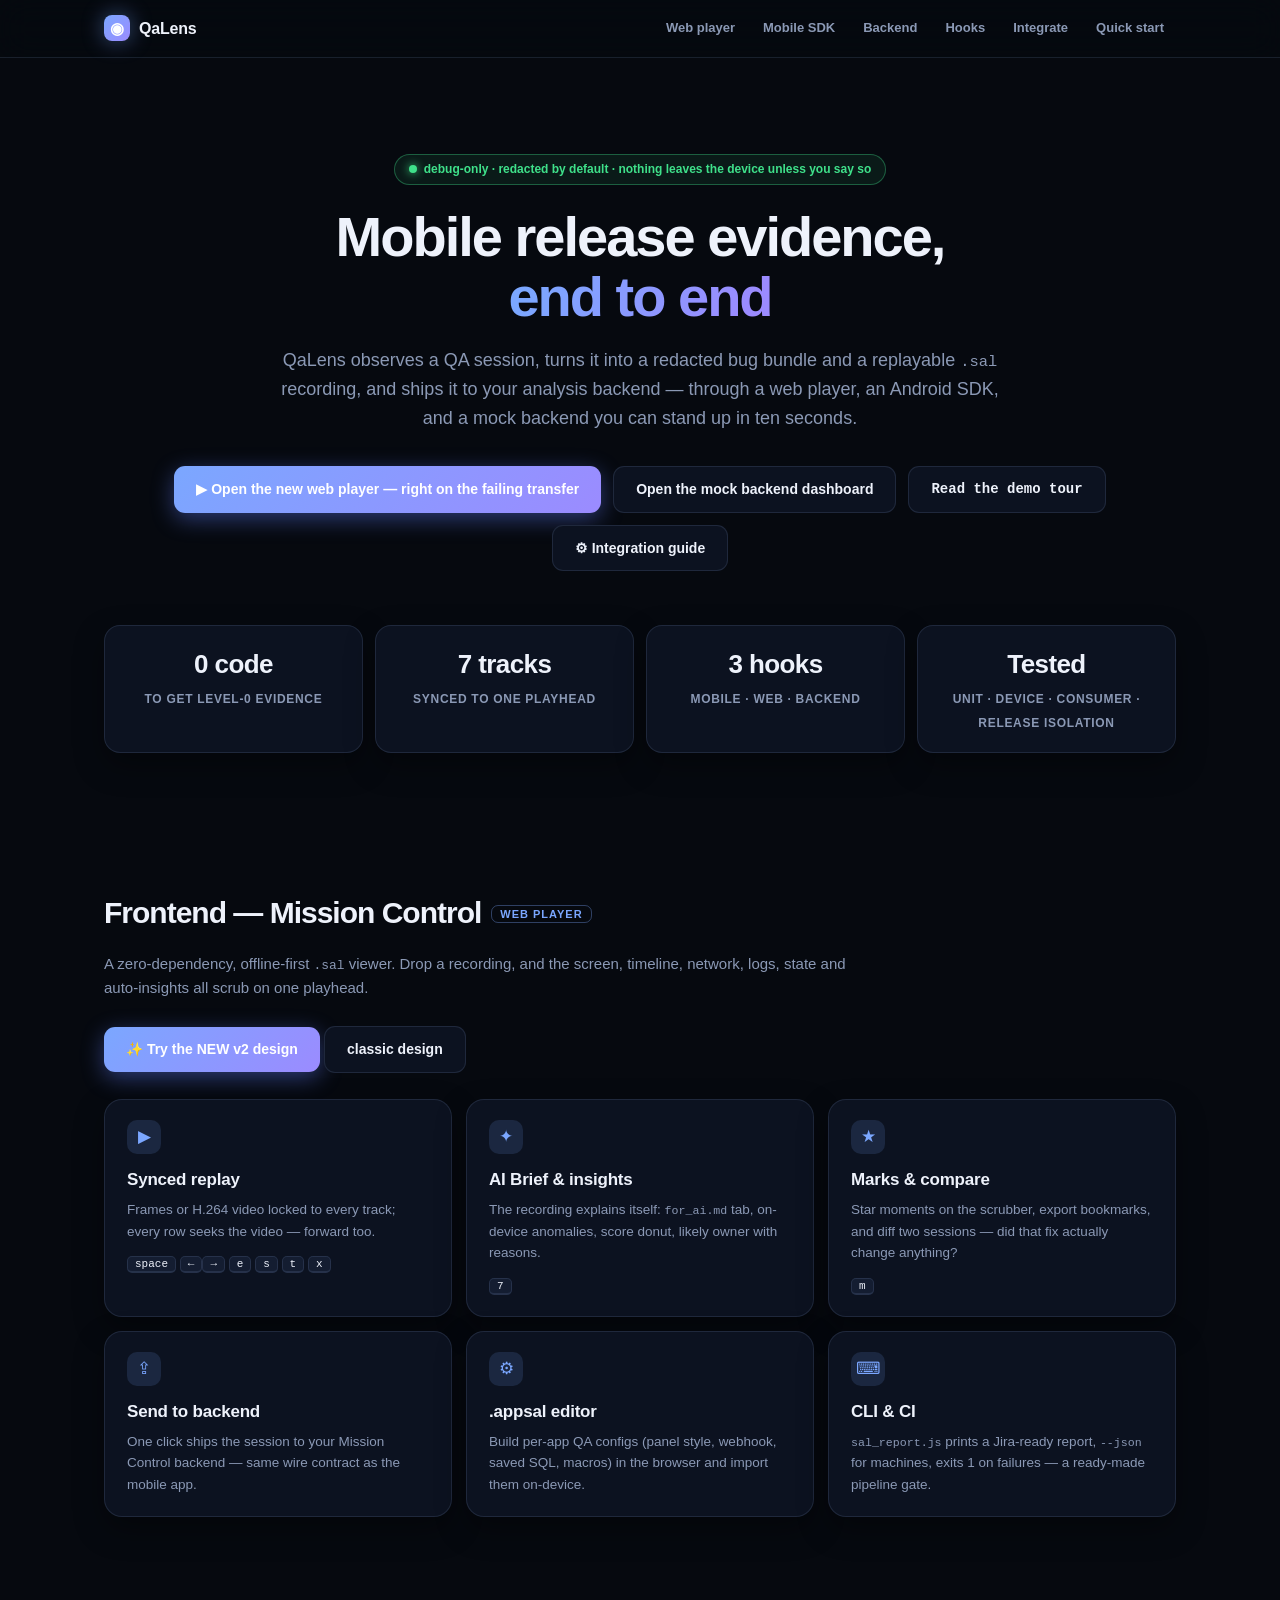
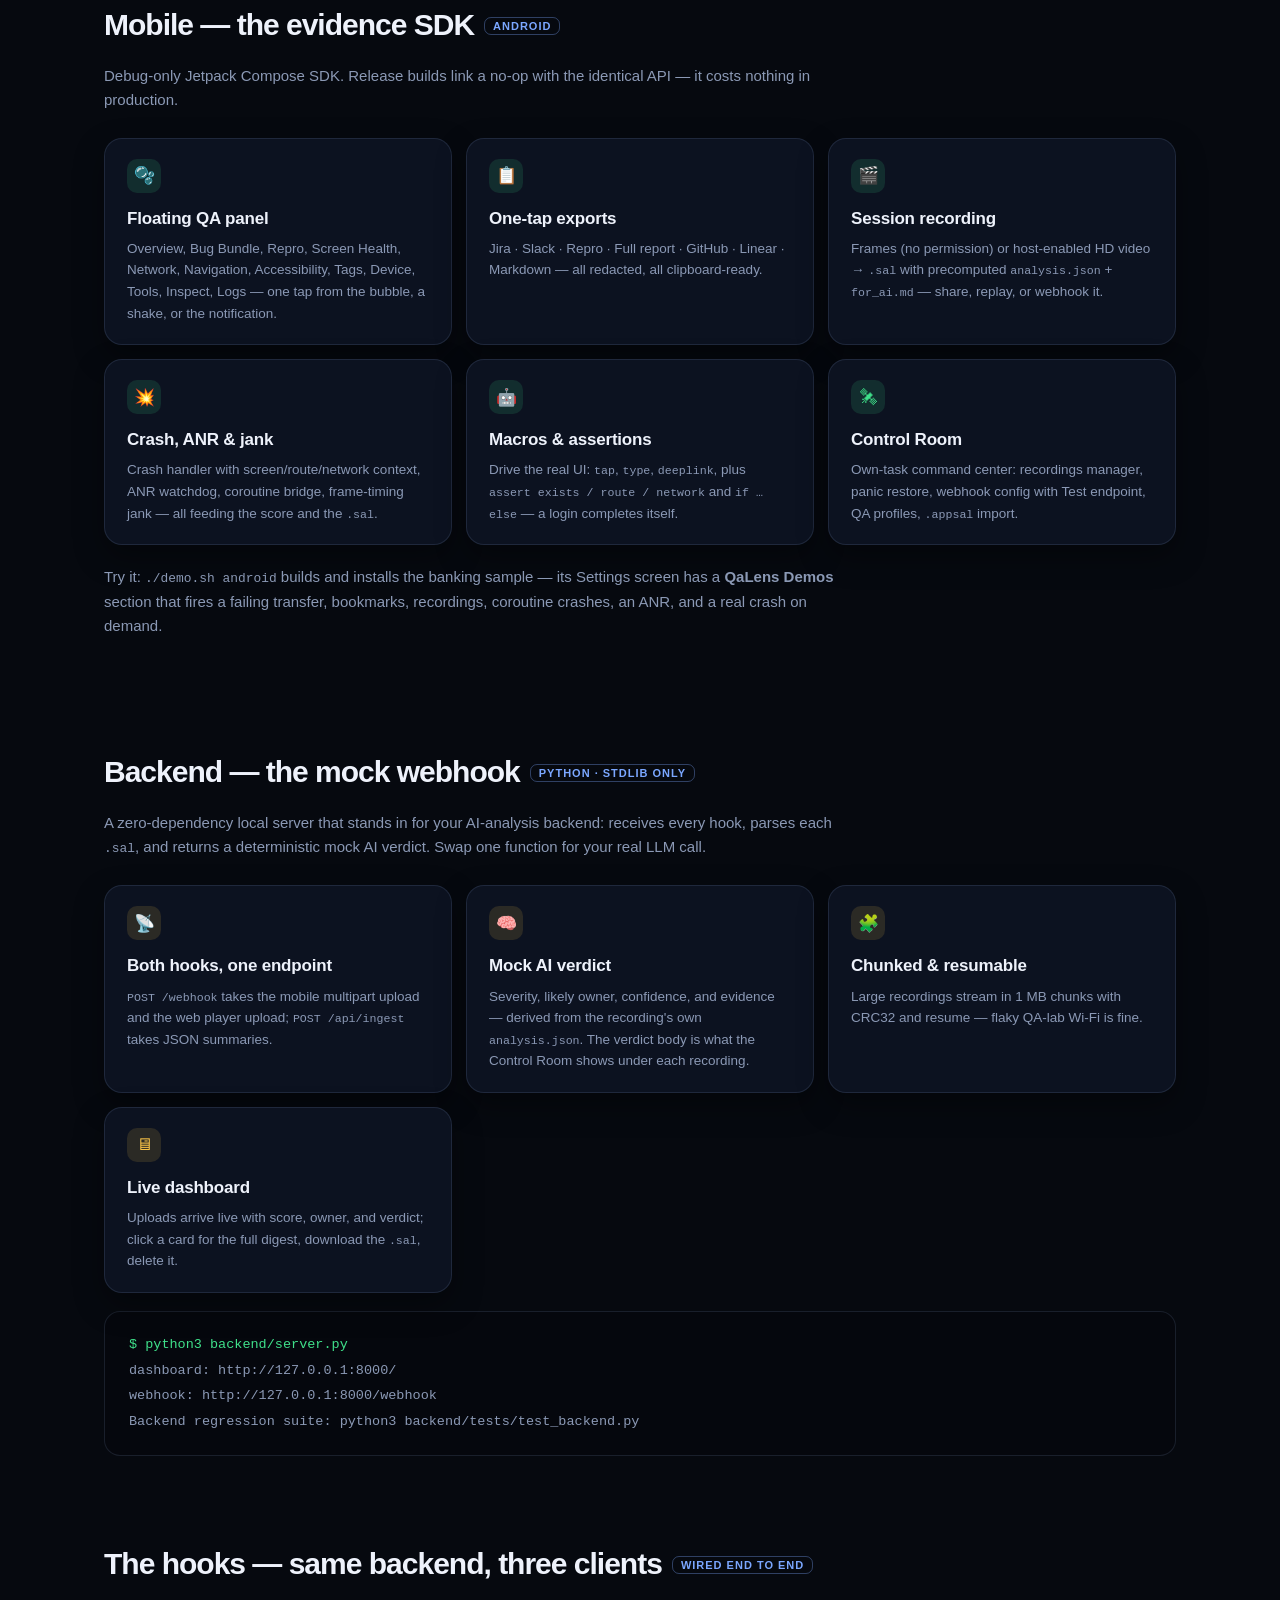
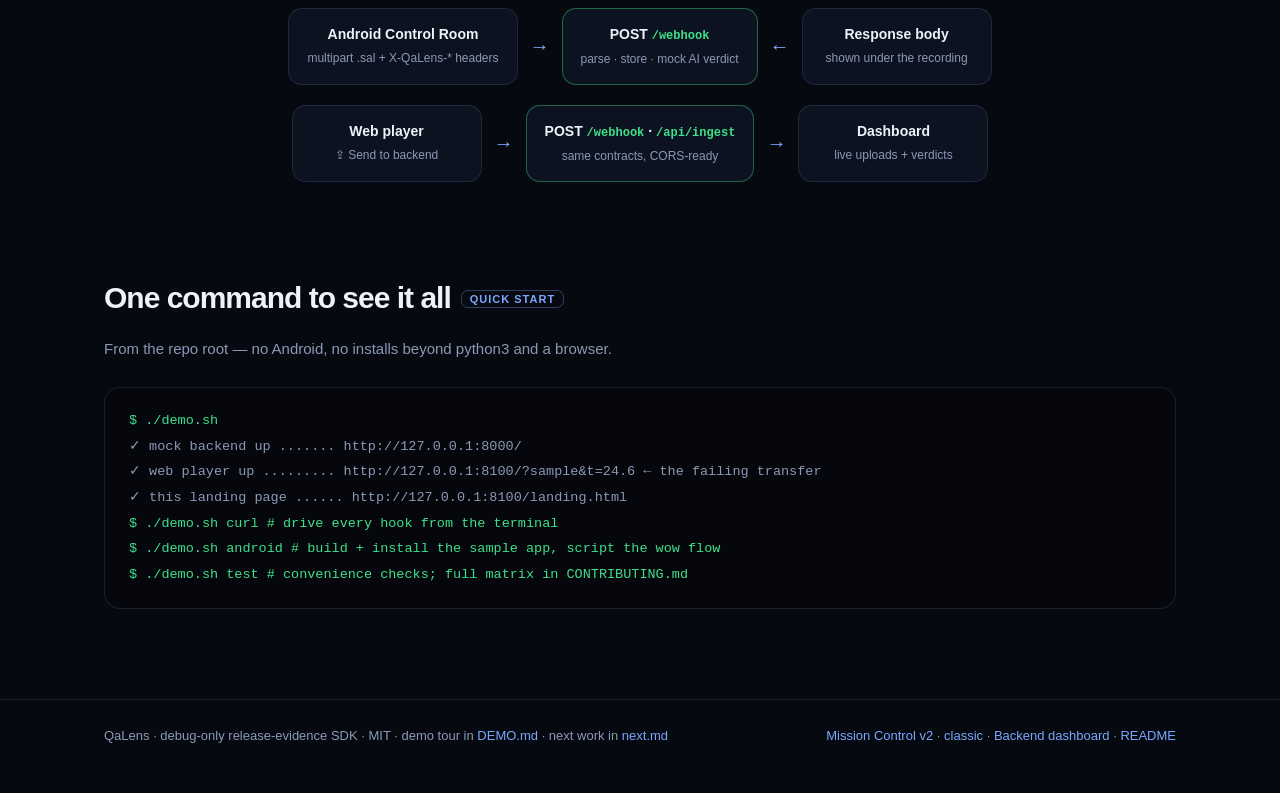
<file: web/landing.html>
<!DOCTYPE html>
<html lang="en" data-theme="dark">
<head>
<meta charset="UTF-8" />
<meta name="viewport" content="width=device-width, initial-scale=1.0" />
<title>QaLens — mobile release evidence, end to end</title>
<style>
:root { --bg:#06090f; --surface:#0c1220; --surface2:#141d31; --line:rgba(151,178,226,.14);
  --text:#eef2fb; --muted:#8b99b5; --accent:#7ba7ff; --accent2:#9b8bff;
  --ok:#3fe08a; --warn:#fbc447; --err:#ff7d7d; }
* { box-sizing:border-box; }
html { scroll-behavior:smooth; }
body { margin:0; color:var(--text);
  font:15px/1.6 "Inter",-apple-system,"Segoe UI",Roboto,sans-serif;
  background:
    radial-gradient(1200px 560px at 82% -14%, rgba(84,128,255,.20), transparent 62%),
    radial-gradient(900px 480px at -12% 112%, rgba(56,96,214,.16), transparent 58%),
    radial-gradient(640px 420px at 50% 130%, rgba(139,123,255,.10), transparent 60%),
    var(--bg);
  -webkit-font-smoothing:antialiased; }
code, kbd { font-family:ui-monospace,"JetBrains Mono",Menlo,monospace; font-size:.86em; }
.wrap { max-width:1120px; margin:0 auto; padding:0 24px; }

/* nav */
nav { position:sticky; top:0; z-index:50; backdrop-filter:blur(16px) saturate(1.3);
  background:rgba(6,9,15,.78); border-bottom:1px solid var(--line); }
nav .wrap { display:flex; align-items:center; gap:16px; padding-top:12px; padding-bottom:12px; }
.brand { display:flex; align-items:center; gap:9px; font-weight:800; font-size:16px; letter-spacing:-.2px; }
.brand-mark { width:26px; height:26px; border-radius:8px; display:inline-flex; align-items:center; justify-content:center;
  background:linear-gradient(135deg,var(--accent),var(--accent2)); color:#fff; box-shadow:0 0 22px rgba(123,167,255,.45); }
.nav-links { margin-left:auto; display:flex; gap:4px; flex-wrap:wrap; }
.nav-links a { color:var(--muted); text-decoration:none; font-size:13px; font-weight:600; padding:6px 12px; border-radius:9px; }
.nav-links a:hover { color:var(--text); background:var(--surface2); }

/* hero */
header.hero { padding:96px 0 72px; text-align:center; }
.eyebrow { display:inline-flex; gap:7px; align-items:center; border:1px solid rgba(63,224,138,.35);
  color:var(--ok); background:rgba(63,224,138,.08); font-size:12px; font-weight:700;
  border-radius:20px; padding:5px 14px; margin-bottom:22px; }
.eyebrow::before { content:""; width:8px; height:8px; border-radius:50%; background:var(--ok); box-shadow:0 0 10px var(--ok); }
h1 { font-size:56px; line-height:1.08; letter-spacing:-2px; font-weight:850; margin:0 0 18px; }
h1 em { font-style:normal; background:linear-gradient(115deg,var(--accent) 10%,var(--accent2) 90%);
  -webkit-background-clip:text; background-clip:text; color:transparent; }
.lede { color:var(--muted); font-size:18px; max-width:720px; margin:0 auto 34px; }
.cta-row { display:flex; gap:12px; justify-content:center; flex-wrap:wrap; }
.btn { border:1px solid var(--line); background:var(--surface); color:var(--text); border-radius:11px;
  padding:11px 22px; font-size:14px; font-weight:650; text-decoration:none; display:inline-flex; gap:8px;
  align-items:center; transition:transform .1s, border-color .15s, box-shadow .15s; }
.btn:hover { border-color:var(--accent); transform:translateY(-1px); box-shadow:0 8px 24px rgba(0,0,0,.4); }
.btn-primary { background:linear-gradient(135deg,var(--accent),var(--accent2)); border:none; color:#fff;
  box-shadow:0 6px 22px rgba(90,120,240,.45); }
.btn-code { font-family:ui-monospace,Menlo,monospace; }

/* stat strip */
.stats { display:grid; grid-template-columns:repeat(4,1fr); gap:12px; margin:54px 0 0; }
.stat { background:var(--surface); border:1px solid var(--line); border-radius:16px; padding:18px;
  box-shadow:0 12px 30px rgba(0,0,0,.35); }
.stat b { display:block; font-size:26px; letter-spacing:-.6px; }
.stat span { color:var(--muted); font-size:12px; text-transform:uppercase; letter-spacing:.7px; font-weight:700; }

/* pillars */
section { padding:64px 0 20px; }
h2 { font-size:30px; letter-spacing:-1px; margin:0 0 8px; }
h2 .tag { font-size:11px; vertical-align:middle; text-transform:uppercase; letter-spacing:1px; color:var(--accent);
  border:1px solid rgba(123,167,255,.35); border-radius:7px; padding:2px 8px; margin-left:10px; }
.sub { color:var(--muted); max-width:760px; margin-bottom:26px; }
.grid { display:grid; grid-template-columns:repeat(auto-fit,minmax(300px,1fr)); gap:14px; }
.card { background:var(--surface); border:1px solid var(--line); border-radius:18px; padding:20px 22px;
  box-shadow:0 12px 30px rgba(0,0,0,.35); transition:transform .15s, border-color .15s; }
.card:hover { transform:translateY(-3px); border-color:rgba(123,167,255,.4); }
.card h3 { margin:0 0 6px; font-size:17px; letter-spacing:-.2px; }
.card p { margin:0; color:var(--muted); font-size:13.5px; }
.card .kbd { display:inline-block; margin-top:10px; }
kbd { background:var(--surface2); border:1px solid var(--line); border-bottom-width:2px; border-radius:5px;
  padding:1px 7px; font-size:11px; color:var(--text); }
.icon { width:34px; height:34px; border-radius:10px; display:flex; align-items:center; justify-content:center;
  font-size:17px; margin-bottom:12px; }
.icon.frontend { background:rgba(123,167,255,.14); color:var(--accent); }
.icon.mobile { background:rgba(63,224,138,.13); color:var(--ok); }
.icon.backend { background:rgba(251,196,71,.13); color:var(--warn); }

/* hooks diagram */
.flow { display:flex; flex-wrap:wrap; gap:12px; align-items:stretch; justify-content:center; margin:20px 0 8px; }
.flow-node { background:var(--surface); border:1px solid var(--line); border-radius:14px; padding:14px 18px;
  min-width:190px; text-align:center; }
.flow-node b { display:block; font-size:14px; }
.flow-node span { color:var(--muted); font-size:12px; }
.flow-arrow { align-self:center; color:var(--accent); font-size:20px; }
.flow-node.endpoint { border-color:rgba(63,224,138,.4); }
.flow-node.endpoint code { color:var(--ok); }

/* one command */
.terminal { background:#05070d; border:1px solid var(--line); border-radius:16px; padding:20px 24px;
  font-family:ui-monospace,Menlo,monospace; font-size:13.5px; line-height:1.9; overflow-x:auto; }
.terminal .p { color:var(--ok); }
.terminal .c { color:var(--accent); }
.terminal .o { color:var(--muted); }

/* tables */
table { width:100%; border-collapse:collapse; font-size:13.5px; }
th { text-align:left; color:var(--muted); font-size:11px; text-transform:uppercase; letter-spacing:.8px;
  padding:8px 10px; border-bottom:1px solid var(--line); }
td { padding:9px 10px; border-bottom:1px solid var(--line); }
td code { color:var(--accent); }

footer { margin-top:70px; border-top:1px solid var(--line); padding:26px 0 50px; color:var(--muted); font-size:13px; }
footer .wrap { display:flex; gap:18px; flex-wrap:wrap; justify-content:space-between; }
footer a { color:var(--accent); text-decoration:none; }

@media (max-width:800px) {
  h1 { font-size:38px; letter-spacing:-1.2px; }
  .stats { grid-template-columns:repeat(2,1fr); }
  header.hero { padding:64px 0 44px; }
}
</style>
</head>
<body>

<nav>
  <div class="wrap">
    <span class="brand"><span class="brand-mark">◉</span>QaLens</span>
    <span class="nav-links">
      <a href="#frontend">Web player</a>
      <a href="#mobile">Mobile SDK</a>
      <a href="#backend">Backend</a>
      <a href="#hooks">Hooks</a>
      <a href="integration.html">Integrate</a>
      <a href="#quickstart">Quick start</a>
    </span>
  </div>
</nav>

<header class="hero">
  <div class="wrap">
    <span class="eyebrow">debug-only · redacted by default · nothing leaves the device unless you say so</span>
    <h1>Mobile release evidence,<br/><em>end to end</em></h1>
    <p class="lede">QaLens observes a QA session, turns it into a redacted bug bundle and a replayable <code>.sal</code> recording, and ships it to your analysis backend — through a web player, an Android SDK, and a mock backend you can stand up in ten seconds.</p>
    <div class="cta-row">
      <a class="btn btn-primary" href="index-v2.html?sample&t=24.6">▶ Open the new web player — right on the failing transfer</a>
      <a class="btn" href="http://127.0.0.1:8000/" target="_blank" rel="noopener">Open the mock backend dashboard</a>
      <a class="btn btn-code" href="../DEMO.md" target="_blank" rel="noopener">Read the demo tour</a>
      <a class="btn" href="integration.html">⚙ Integration guide</a>
    </div>
    <div class="stats">
      <div class="stat"><b>0 code</b><span>to get Level-0 evidence</span></div>
      <div class="stat"><b>7 tracks</b><span>synced to one playhead</span></div>
      <div class="stat"><b>3 hooks</b><span>mobile · web · backend</span></div>
      <div class="stat"><b>Tested</b><span>unit · device · consumer · release isolation</span></div>
    </div>
  </div>
</header>

<section id="frontend">
  <div class="wrap">
    <h2>Frontend — Mission Control<span class="tag">web player</span></h2>
    <p class="sub">A zero-dependency, offline-first <code>.sal</code> viewer. Drop a recording, and the screen, timeline, network, logs, state and auto-insights all scrub on one playhead.</p>
    <p class="sub"><a class="btn btn-primary" href="index-v2.html?sample&t=24.6">✨ Try the NEW v2 design</a> <a class="btn" href="index.html?sample&t=24.6">classic design</a></p>
    <div class="grid">
      <div class="card"><div class="icon frontend">▶</div><h3>Synced replay</h3><p>Frames or H.264 video locked to every track; every row seeks the video — forward too.</p><p class="kbd"><kbd>space</kbd> <kbd>←</kbd><kbd>→</kbd> <kbd>e</kbd> <kbd>s</kbd> <kbd>t</kbd> <kbd>x</kbd></p></div>
      <div class="card"><div class="icon frontend">✦</div><h3>AI Brief &amp; insights</h3><p>The recording explains itself: <code>for_ai.md</code> tab, on-device anomalies, score donut, likely owner with reasons.</p><p class="kbd"><kbd>7</kbd></p></div>
      <div class="card"><div class="icon frontend">★</div><h3>Marks &amp; compare</h3><p>Star moments on the scrubber, export bookmarks, and diff two sessions — did that fix actually change anything?</p><p class="kbd"><kbd>m</kbd></p></div>
      <div class="card"><div class="icon frontend">⇪</div><h3>Send to backend</h3><p>One click ships the session to your Mission Control backend — same wire contract as the mobile app.</p></div>
      <div class="card"><div class="icon frontend">⚙</div><h3>.appsal editor</h3><p>Build per-app QA configs (panel style, webhook, saved SQL, macros) in the browser and import them on-device.</p></div>
      <div class="card"><div class="icon frontend">⌨</div><h3>CLI &amp; CI</h3><p><code>sal_report.js</code> prints a Jira-ready report, <code>--json</code> for machines, exits 1 on failures — a ready-made pipeline gate.</p></div>
    </div>
  </div>
</section>

<section id="mobile">
  <div class="wrap">
    <h2>Mobile — the evidence SDK<span class="tag">android</span></h2>
    <p class="sub">Debug-only Jetpack Compose SDK. Release builds link a no-op with the identical API — it costs nothing in production.</p>
    <div class="grid">
      <div class="card"><div class="icon mobile">🫧</div><h3>Floating QA panel</h3><p>Overview, Bug Bundle, Repro, Screen Health, Network, Navigation, Accessibility, Tags, Device, Tools, Inspect, Logs — one tap from the bubble, a shake, or the notification.</p></div>
      <div class="card"><div class="icon mobile">📋</div><h3>One-tap exports</h3><p>Jira · Slack · Repro · Full report · GitHub · Linear · Markdown — all redacted, all clipboard-ready.</p></div>
      <div class="card"><div class="icon mobile">🎬</div><h3>Session recording</h3><p>Frames (no permission) or host-enabled HD video → <code>.sal</code> with precomputed <code>analysis.json</code> + <code>for_ai.md</code> — share, replay, or webhook it.</p></div>
      <div class="card"><div class="icon mobile">💥</div><h3>Crash, ANR &amp; jank</h3><p>Crash handler with screen/route/network context, ANR watchdog, coroutine bridge, frame-timing jank — all feeding the score and the <code>.sal</code>.</p></div>
      <div class="card"><div class="icon mobile">🤖</div><h3>Macros &amp; assertions</h3><p>Drive the real UI: <code>tap</code>, <code>type</code>, <code>deeplink</code>, plus <code>assert exists / route / network</code> and <code>if … else</code> — a login completes itself.</p></div>
      <div class="card"><div class="icon mobile">🛰</div><h3>Control Room</h3><p>Own-task command center: recordings manager, panic restore, webhook config with Test endpoint, QA profiles, <code>.appsal</code> import.</p></div>
    </div>
    <p class="sub" style="margin-top:20px">Try it: <code>./demo.sh android</code> builds and installs the banking sample — its Settings screen has a <b>QaLens Demos</b> section that fires a failing transfer, bookmarks, recordings, coroutine crashes, an ANR, and a real crash on demand.</p>
  </div>
</section>

<section id="backend">
  <div class="wrap">
    <h2>Backend — the mock webhook<span class="tag">python · stdlib only</span></h2>
    <p class="sub">A zero-dependency local server that stands in for your AI-analysis backend: receives every hook, parses each <code>.sal</code>, and returns a deterministic mock AI verdict. Swap one function for your real LLM call.</p>
    <div class="grid">
      <div class="card"><div class="icon backend">📡</div><h3>Both hooks, one endpoint</h3><p><code>POST /webhook</code> takes the mobile multipart upload and the web player upload; <code>POST /api/ingest</code> takes JSON summaries.</p></div>
      <div class="card"><div class="icon backend">🧠</div><h3>Mock AI verdict</h3><p>Severity, likely owner, confidence, and evidence — derived from the recording's own <code>analysis.json</code>. The verdict body is what the Control Room shows under each recording.</p></div>
      <div class="card"><div class="icon backend">🧩</div><h3>Chunked &amp; resumable</h3><p>Large recordings stream in 1 MB chunks with CRC32 and resume — flaky QA-lab Wi-Fi is fine.</p></div>
      <div class="card"><div class="icon backend">🖥</div><h3>Live dashboard</h3><p>Uploads arrive live with score, owner, and verdict; click a card for the full digest, download the <code>.sal</code>, delete it.</p></div>
    </div>
    <div class="terminal" style="margin-top:18px">
      <div class="p">$ python3 backend/server.py</div>
      <div class="o">dashboard:  http://127.0.0.1:8000/</div>
      <div class="o">webhook:    http://127.0.0.1:8000/webhook</div>
      <div class="o">Backend regression suite: python3 backend/tests/test_backend.py</div>
    </div>
  </div>
</section>

<section id="hooks">
  <div class="wrap">
    <h2>The hooks — same backend, three clients<span class="tag">wired end to end</span></h2>
    <div class="flow">
      <div class="flow-node"><b>Android Control Room</b><span>multipart .sal + X-QaLens-* headers</span></div>
      <div class="flow-arrow">→</div>
      <div class="flow-node endpoint"><b>POST <code>/webhook</code></b><span>parse · store · mock AI verdict</span></div>
      <div class="flow-arrow">←</div>
      <div class="flow-node"><b>Response body</b><span>shown under the recording</span></div>
    </div>
    <div class="flow">
      <div class="flow-node"><b>Web player</b><span>⇪ Send to backend</span></div>
      <div class="flow-arrow">→</div>
      <div class="flow-node endpoint"><b>POST <code>/webhook</code> · <code>/api/ingest</code></b><span>same contracts, CORS-ready</span></div>
      <div class="flow-arrow">→</div>
      <div class="flow-node"><b>Dashboard</b><span>live uploads + verdicts</span></div>
    </div>
  </div>
</section>

<section id="quickstart">
  <div class="wrap">
    <h2>One command to see it all<span class="tag">quick start</span></h2>
    <p class="sub">From the repo root — no Android, no installs beyond python3 and a browser.</p>
    <div class="terminal">
      <div class="p">$ ./demo.sh</div>
      <div class="o">✓ mock backend up ....... http://127.0.0.1:8000/</div>
      <div class="o">✓ web player up ......... http://127.0.0.1:8100/?sample&t=24.6  ← the failing transfer</div>
      <div class="o">✓ this landing page ...... http://127.0.0.1:8100/landing.html</div>
      <div class="p">$ ./demo.sh curl      # drive every hook from the terminal</div>
      <div class="p">$ ./demo.sh android   # build + install the sample app, script the wow flow</div>
      <div class="p">$ ./demo.sh test      # convenience checks; full matrix in CONTRIBUTING.md</div>
    </div>
  </div>
</section>

<footer>
  <div class="wrap">
    <span>QaLens · debug-only release-evidence SDK · MIT · demo tour in <a href="../DEMO.md">DEMO.md</a> · next work in <a href="../next.md">next.md</a></span>
    <span><a href="index-v2.html">Mission Control v2</a> · <a href="index.html">classic</a> · <a href="http://127.0.0.1:8000/" target="_blank" rel="noopener">Backend dashboard</a> · <a href="../README.md">README</a></span>
  </div>
</footer>

</body>
</html>
</file>
<file: web/styles.css>
/* QaLens Mission Control — styles. No build step; CSS custom-property theming. */

:root {
  --font: "Inter", "SF Pro Text", -apple-system, BlinkMacSystemFont, "Segoe UI", Roboto, Helvetica, Arial, sans-serif;
  --mono: "JetBrains Mono", ui-monospace, SFMono-Regular, Menlo, Consolas, monospace;
  --r-lg: 18px; --r-md: 12px; --r-sm: 8px;
  --accent-grad: linear-gradient(135deg, var(--accent), var(--accent2));
}
:root[data-theme="dark"] {
  --bg: #06090f;
  --bg-grad:
    radial-gradient(1200px 560px at 82% -14%, rgba(84, 128, 255, 0.20) 0%, transparent 62%),
    radial-gradient(900px 480px at -12% 112%, rgba(56, 96, 214, 0.16) 0%, transparent 58%),
    radial-gradient(640px 420px at 50% 130%, rgba(139, 123, 255, 0.10) 0%, transparent 60%);
  --surface: #0c1220;
  --surface2: #141d31;
  --surface3: #1c2947;
  --line: rgba(151, 178, 226, 0.14);
  --line-strong: rgba(151, 178, 226, 0.26);
  --text: #eef2fb;
  --muted: #8b99b5;
  --accent: #7ba7ff;
  --accent2: #9b8bff;
  --accent-soft: rgba(123, 167, 255, 0.14);
  --ok: #3fe08a;
  --warn: #fbc447;
  --warn2: #fb9a4e;
  --err: #ff7d7d;
  --shadow: 0 1px 2px rgba(0,0,0,.45), 0 14px 40px rgba(0, 0, 0, 0.5);
  --shadow-soft: 0 1px 2px rgba(0,0,0,.35), 0 6px 18px rgba(0, 0, 0, 0.32);
  --glow: 0 0 24px rgba(123, 167, 255, 0.4);
}
:root[data-theme="light"] {
  --bg: #f2f5fb;
  --bg-grad:
    radial-gradient(1200px 560px at 82% -14%, rgba(84, 128, 255, 0.13) 0%, transparent 62%),
    radial-gradient(900px 480px at -12% 112%, rgba(84, 120, 240, 0.09) 0%, transparent 58%);
  --surface: #ffffff;
  --surface2: #edf1f9;
  --surface3: #e2e8f5;
  --line: rgba(20, 38, 74, 0.1);
  --line-strong: rgba(20, 38, 74, 0.19);
  --text: #0c1426;
  --muted: #56688a;
  --accent: #2f63e8;
  --accent2: #6d4fe0;
  --accent-soft: rgba(47, 99, 232, 0.1);
  --ok: #0e9f55;
  --warn: #b97e02;
  --warn2: #d85c10;
  --err: #d8383f;
  --shadow: 0 1px 2px rgba(18, 32, 60, 0.06), 0 12px 30px rgba(18, 32, 60, 0.1);
  --shadow-soft: 0 1px 2px rgba(18, 32, 60, 0.05), 0 6px 16px rgba(18, 32, 60, 0.07);
  --glow: 0 0 24px rgba(47, 99, 232, 0.24);
}

* { box-sizing: border-box; }
html, body { margin: 0; padding: 0; }
/* The hidden attribute must always win, even over display rules below. */
[hidden] { display: none !important; }
body {
  background: var(--bg);
  background-image: var(--bg-grad);
  background-attachment: fixed;
  color: var(--text);
  font: 14px/1.5 var(--font);
  -webkit-font-smoothing: antialiased;
  min-height: 100vh;
}
code, kbd, pre { font-family: var(--mono); }
svg { fill: currentColor; vertical-align: -2px; }
.muted { color: var(--muted); }
.small { font-size: 12px; }
.ok { color: var(--ok); } .warn { color: var(--warn); } .warn2 { color: var(--warn2); } .err { color: var(--err); }
::selection { background: var(--accent-soft); }
::-webkit-scrollbar { width: 9px; height: 9px; }
::-webkit-scrollbar-thumb { background: var(--surface3); border-radius: 8px; border: 2px solid transparent; background-clip: padding-box; }
::-webkit-scrollbar-track { background: transparent; }

/* ── Buttons ─────────────────────────────────────────── */
.btn {
  border: 1px solid var(--line);
  background: var(--surface);
  color: var(--text);
  border-radius: 10px;
  padding: 7px 14px;
  font-size: 13px;
  font-weight: 500;
  font-family: var(--font);
  cursor: pointer;
  display: inline-flex; align-items: center; gap: 6px;
  transition: transform 0.08s ease, background 0.15s ease, border-color 0.15s ease, box-shadow 0.15s ease;
}
.btn:hover { border-color: var(--accent); transform: translateY(-1px); box-shadow: var(--shadow-soft); }
.btn:active { transform: translateY(0); }
.btn-accent {
  background: linear-gradient(135deg, var(--accent), var(--accent2));
  border: none; color: #fff; font-weight: 650;
  box-shadow: 0 4px 14px rgba(80, 110, 240, 0.35);
}
.btn-accent:hover { box-shadow: 0 6px 20px rgba(80, 110, 240, 0.5); }
.btn-ghost { background: transparent; }
.btn-icon { padding: 7px 9px; }
.btn-lg { padding: 12px 24px; font-size: 15px; border-radius: 13px; }
.btn.small { padding: 4px 10px; font-size: 12px; }

/* ── Topbar ──────────────────────────────────────────── */
.topbar {
  position: sticky; top: 0; z-index: 30;
  display: flex; align-items: center; gap: 14px;
  padding: 11px 20px;
  background: color-mix(in srgb, var(--bg) 78%, transparent);
  backdrop-filter: blur(16px) saturate(1.3);
  border-bottom: 1px solid var(--line);
}
.brand { display: flex; align-items: center; gap: 9px; font-size: 16px; letter-spacing: -0.2px; }
.brand-mark {
  width: 26px; height: 26px; border-radius: 8px;
  display: inline-flex; align-items: center; justify-content: center;
  background: linear-gradient(135deg, var(--accent), var(--accent2));
  color: #fff; box-shadow: var(--glow);
}
.brand-sub { color: var(--muted); font-size: 12.5px; font-weight: 500; }
.topbar-session { display: flex; align-items: center; gap: 10px; font-size: 13px; font-weight: 600; min-width: 0; }
.tb-sep { width: 1px; height: 20px; background: var(--line-strong); }
.tb-pill {
  background: var(--accent-soft); color: var(--accent);
  border: 1px solid color-mix(in srgb, var(--accent) 30%, transparent);
  border-radius: 20px; padding: 2px 10px; font-size: 10.5px; font-weight: 800;
  text-transform: uppercase; letter-spacing: 0.6px;
}
.tb-score { font-weight: 800; font-variant-numeric: tabular-nums; }
.topbar-actions { margin-left: auto; display: flex; gap: 8px; }

/* ── Landing ─────────────────────────────────────────── */
.landing { max-width: 1060px; margin: 0 auto; padding: 40px 20px 80px; }
.dropzone {
  border: 1px solid var(--line);
  border-radius: 28px;
  background:
    radial-gradient(700px 300px at 50% -10%, color-mix(in srgb, var(--accent) 9%, transparent), transparent 70%),
    linear-gradient(180deg, color-mix(in srgb, var(--surface) 94%, transparent), color-mix(in srgb, var(--surface) 72%, transparent));
  box-shadow: var(--shadow);
  transition: border-color 0.2s, box-shadow 0.2s, transform 0.2s;
  overflow: hidden;
}
.dropzone.hot {
  border-color: var(--accent);
  box-shadow: 0 0 0 4px var(--accent-soft), 0 18px 50px color-mix(in srgb, var(--accent) 14%, transparent);
  transform: translateY(-2px);
}
.dropzone-inner { text-align: center; padding: 78px 28px 52px; position: relative; }
.drop-badge {
  display: inline-flex; align-items: center; gap: 6px;
  border: 1px solid color-mix(in srgb, var(--ok) 35%, transparent);
  color: var(--ok); background: color-mix(in srgb, var(--ok) 9%, transparent);
  font-size: 11.5px; font-weight: 700; letter-spacing: 0.3px;
  border-radius: 20px; padding: 5px 13px; margin-bottom: 24px;
}
.dropzone h1 { margin: 0 0 14px; font-size: 42px; line-height: 1.12; letter-spacing: -1.4px; font-weight: 800; }
.dropzone h1 em {
  font-style: normal;
  background: linear-gradient(115deg, var(--accent) 10%, var(--accent2) 90%);
  -webkit-background-clip: text; background-clip: text; color: transparent;
}
.dropzone p { color: var(--muted); margin: 0 0 30px; font-size: 15px; line-height: 1.65; }
.drop-cta { display: flex; gap: 12px; justify-content: center; flex-wrap: wrap; }
.drop-cta .btn { box-shadow: var(--shadow-soft); }

.feature-row {
  display: grid; grid-template-columns: 1fr 1fr 1fr;
  border-top: 1px solid var(--line);
}
.feature {
  padding: 18px 22px; display: grid; grid-template-columns: 22px 1fr; grid-template-rows: auto auto;
  column-gap: 10px; align-items: center;
  transition: background 0.15s;
}
.feature:hover { background: color-mix(in srgb, var(--accent) 4%, transparent); }
.feature + .feature { border-left: 1px solid var(--line); }
.feature svg { grid-row: span 2; color: var(--accent); }
.feature b { font-size: 13px; letter-spacing: -0.1px; }
.feature span { color: var(--muted); font-size: 12px; }
@media (max-width: 760px) { .feature-row { grid-template-columns: 1fr; } .feature + .feature { border-left: none; border-top: 1px solid var(--line); } }

.recents { margin-top: 36px; }
.recents-head { display: flex; align-items: center; gap: 12px; }
.recents-head h2 { font-size: 16px; margin: 0; flex: 1; letter-spacing: -0.2px; }
.recents-grid {
  display: grid; grid-template-columns: repeat(auto-fill, minmax(255px, 1fr));
  gap: 12px; margin: 14px 0;
}
.recent {
  background: var(--surface); border: 1px solid var(--line); border-radius: 15px;
  padding: 13px 15px; transition: transform 0.12s ease, border-color 0.15s, box-shadow 0.15s;
  box-shadow: var(--shadow-soft);
}
.recent.cached { cursor: pointer; }
.recent.cached:hover { border-color: var(--accent); transform: translateY(-2px); box-shadow: var(--shadow); }
.rc-top { display: flex; align-items: center; gap: 8px; }
.rc-score { font-weight: 800; font-size: 15px; font-variant-numeric: tabular-nums; }
.rc-name { font-weight: 650; font-size: 13px; overflow: hidden; text-overflow: ellipsis; white-space: nowrap; }
.rc-meta { color: var(--muted); font-size: 12px; margin-top: 3px; }
.rc-replay { margin-top: 9px; font-size: 12px; color: var(--accent); font-weight: 700; }

/* ── Session layout ──────────────────────────────────── */
.session { max-width: 1720px; margin: 0 auto; padding: 14px 20px 60px; }
/* Banner + collapsible Device & Build card share the top row. */
.topgrid {
  display: grid; grid-template-columns: minmax(0, 1fr) minmax(320px, 580px);
  gap: 10px; align-items: start; margin-bottom: 10px;
}
@media (max-width: 980px) { .topgrid { grid-template-columns: 1fr; } }
.topgrid-left { display: flex; flex-direction: column; gap: 8px; min-width: 0; }
.topgrid .card-device { margin-bottom: 0; }
.topgrid .card-device .card-head { padding: 9px 14px; }
.banner {
  display: flex; align-items: center; justify-content: space-between; gap: 12px;
  background: var(--surface); border: 1px solid var(--line); border-radius: var(--r-md);
  box-shadow: var(--shadow-soft);
  padding: 9px 16px; font-size: 13px;
  min-height: 40px;
}
.banner-bits b { color: var(--warn); letter-spacing: 0.4px; }
.banner .sep { color: var(--muted); margin: 0 8px; opacity: 0.6; }
.banner-meta { color: var(--muted); font-size: 12px; white-space: nowrap; }

.statbar {
  display: grid; grid-template-columns: repeat(auto-fit, minmax(84px, 1fr));
  gap: 7px;
}
.stat {
  background: var(--surface); border: 1px solid var(--line); border-radius: 10px;
  box-shadow: var(--shadow-soft);
  padding: 6px 8px 5px; text-align: center; position: relative; overflow: hidden;
  transition: transform 0.1s ease;
}
.stat:hover { transform: translateY(-1px); }
.stat::before {
  content: ""; position: absolute; inset: 0 auto 0 0; width: 3px;
  background: var(--line-strong);
}
.stat b { display: block; font-size: 15px; font-weight: 800; letter-spacing: -0.3px; font-variant-numeric: tabular-nums; }
.stat b.ok::after, .stat b.err::after, .stat b.warn::after { display: none; }
.stat:has(b.ok)::before { background: var(--ok); }
.stat:has(b.err)::before { background: var(--err); }
.stat:has(b.warn)::before { background: var(--warn); }
.stat:has(b.warn2)::before { background: var(--warn2); }
.stat span { color: var(--muted); font-size: 8.5px; text-transform: uppercase; letter-spacing: 0.6px; font-weight: 650; }

/* Three columns on wide screens: player | tracks | info rail (Summary / Live State / Device).
   Below 1280px the info rail folds back under the player; below 980px everything stacks. */
.layout {
  display: grid;
  grid-template-columns: minmax(320px, 400px) minmax(0, 1fr) minmax(280px, 340px);
  gap: 14px; align-items: start;
}
.col-info {
  position: sticky; top: 66px;
  max-height: calc(100vh - 80px); overflow-y: auto;
  scrollbar-width: thin;
}
@media (max-width: 1280px) {
  .layout { grid-template-columns: minmax(330px, 420px) 1fr; }
  .col-info { grid-column: 1; position: static; max-height: none; overflow: visible; }
}
@media (max-width: 980px) {
  .layout { grid-template-columns: 1fr; }
  .col-info { grid-column: auto; }
}

.card {
  background: var(--surface); border: 1px solid var(--line); border-radius: var(--r-lg);
  box-shadow: var(--shadow); margin-bottom: 13px; overflow: hidden;
}
.card-head {
  display: flex; align-items: center; justify-content: space-between;
  padding: 11px 16px; cursor: pointer; user-select: none;
}
.card-head h3 {
  margin: 0; font-size: 11px; text-transform: uppercase; letter-spacing: 1px;
  color: var(--muted); font-weight: 750;
  display: flex; align-items: center; gap: 8px;
}
.card-head h3::before { content: ""; width: 14px; height: 2px; border-radius: 2px; background: linear-gradient(90deg, var(--accent), var(--accent2)); }
.card-head .badge { background: var(--accent-soft); color: var(--accent); border-radius: 7px; padding: 1px 8px; font-size: 11px; font-weight: 700; font-variant-numeric: tabular-nums; }
.chev { color: var(--muted); transition: transform 0.15s; font-size: 12px; }
.card.collapsed .chev { transform: rotate(-90deg); }
.card.collapsed .card-body { display: none; }
.card-body { padding: 4px 16px 16px; }

/* ── Player ──────────────────────────────────────────── */
.player-card { padding: 12px; }
.device-frame {
  background: linear-gradient(160deg, var(--surface3), var(--surface2));
  border: 1px solid var(--line-strong);
  border-radius: 22px; padding: 8px;
}
.viewport {
  position: relative; width: 100%; aspect-ratio: 9/17.5; max-height: 600px;
  background: radial-gradient(140% 100% at 50% 0%, #11151f 0%, #05070b 100%);
  border-radius: 15px; overflow: hidden;
  display: flex; align-items: center; justify-content: center;
}
.viewport video, .viewport img { width: 100%; height: 100%; object-fit: contain; }
.no-media { color: var(--muted); font-size: 13px; }
.viewport-screen {
  position: absolute; left: 10px; bottom: 10px;
  background: rgba(5, 8, 14, 0.72); color: #fff; border: 1px solid rgba(255,255,255,0.14);
  border-radius: 9px; padding: 4px 11px; font-size: 11.5px; font-weight: 650; letter-spacing: 0.2px;
  backdrop-filter: blur(6px);
}
.viewport-screen:empty { display: none; }

.filmstrip {
  display: flex; gap: 5px; margin-top: 10px; overflow-x: auto; padding-bottom: 2px;
}
.filmstrip img {
  height: 54px; border-radius: 7px; cursor: pointer; opacity: 0.55;
  border: 1.5px solid transparent; flex: 0 0 auto;
  transition: opacity 0.12s, border-color 0.12s, transform 0.12s;
}
.filmstrip img:hover { opacity: 1; transform: translateY(-1px); }
.filmstrip img.cur { opacity: 1; border-color: var(--accent); box-shadow: 0 0 0 2px var(--accent-soft); }

.transport { margin-top: 10px; }
.transport-row { display: flex; align-items: center; gap: 5px; margin-top: 8px; flex-wrap: wrap; row-gap: 6px; }
.tbtn {
  background: var(--surface2); color: var(--text); border: 1px solid var(--line);
  border-radius: 10px; min-width: 33px; height: 34px; padding: 0 8px;
  display: inline-flex; align-items: center; justify-content: center;
  font-size: 13px; cursor: pointer; font-family: var(--font);
  flex: 0 0 auto;
  transition: border-color 0.12s, background 0.12s, transform 0.08s;
}
.tbtn:hover { border-color: var(--accent); transform: translateY(-1px); }
.tbtn-main {
  background: linear-gradient(135deg, var(--accent), var(--accent2));
  color: #fff; border: none; min-width: 44px;
  box-shadow: 0 3px 12px rgba(80, 110, 240, 0.4);
}
.tbtn-err { color: var(--err); }
.tbtn-speed { font-size: 11.5px; font-weight: 800; color: var(--accent); font-variant-numeric: tabular-nums; }
.tbtn-on { background: var(--accent-soft); color: var(--accent); border-color: color-mix(in srgb, var(--accent) 40%, transparent); }
.time {
  margin-left: auto; color: var(--muted); font-size: 11.5px;
  font-variant-numeric: tabular-nums; font-family: var(--mono);
  white-space: nowrap; padding-left: 2px;
}

.scrub-wrap { position: relative; }
.scrub-marks { position: absolute; inset: 0; pointer-events: none; z-index: 1; }
.scrub-marks i {
  position: absolute; top: 50%; transform: translate(-50%, -50%);
  width: 2px; height: 8px; border-radius: 2px; background: var(--accent); opacity: 0.55;
}
.scrub-marks i.err { width: 3px; height: 15px; background: var(--err); opacity: 0.95; }
.scrubber {
  width: 100%; height: 26px; margin: 0;
  -webkit-appearance: none; appearance: none; background: transparent; cursor: pointer;
}
.scrubber::-webkit-slider-runnable-track {
  height: 6px; border-radius: 4px;
  background: linear-gradient(90deg, var(--accent) var(--prog, 0%), var(--surface3) var(--prog, 0%));
}
.scrubber::-webkit-slider-thumb {
  -webkit-appearance: none; width: 16px; height: 16px; border-radius: 50%;
  background: #fff; border: 3px solid var(--accent); margin-top: -5px;
  box-shadow: 0 1px 6px rgba(0, 0, 0, 0.4);
}
.scrubber::-moz-range-track { height: 6px; border-radius: 4px; background: var(--surface3); }
.scrubber::-moz-range-progress { height: 6px; border-radius: 4px; background: var(--accent); }
.scrubber::-moz-range-thumb { width: 12px; height: 12px; border-radius: 50%; background: #fff; border: 3px solid var(--accent); }

/* ── KV / summary widgets ───────────────────────────── */
.kvs { display: flex; flex-direction: column; gap: 4px; }
.kv { display: flex; justify-content: space-between; gap: 14px; font-size: 12.5px; }
.kv span { color: var(--muted); }
.kv b { font-weight: 600; text-align: right; word-break: break-word; }
.kv.big b { font-size: 14px; }
.subhead {
  margin: 13px 0 6px; font-size: 10.5px; text-transform: uppercase; letter-spacing: 0.8px;
  color: var(--muted); font-weight: 750;
}

/* Label-over-value tiles wrapping into columns (Device & Build — wider, not taller). */
.kv-grid {
  display: grid; grid-template-columns: repeat(auto-fit, minmax(110px, 1fr));
  gap: 9px 16px;
}
.kvt span {
  display: block; color: var(--muted);
  font-size: 9px; font-weight: 700; text-transform: uppercase; letter-spacing: 0.6px;
}
.kvt b { font-size: 12px; font-weight: 650; word-break: break-word; }

.summary-top { display: flex; gap: 18px; align-items: center; }
.donut {
  --p: 0; width: 96px; height: 96px; border-radius: 50%; flex: 0 0 auto;
  background: conic-gradient(currentColor calc(var(--p) * 1%), var(--surface3) 0);
  display: flex; align-items: center; justify-content: center;
  filter: drop-shadow(0 0 12px color-mix(in srgb, currentColor 35%, transparent));
}
.donut.ok { color: var(--ok); } .donut.warn { color: var(--warn); }
.donut.warn2 { color: var(--warn2); } .donut.err { color: var(--err); }
.donut-hole {
  width: 72px; height: 72px; border-radius: 50%; background: var(--surface);
  display: flex; flex-direction: column; align-items: center; justify-content: center;
}
.donut-num { font-size: 24px; font-weight: 800; color: var(--text); letter-spacing: -0.5px; }
.donut-cap { font-size: 10px; color: var(--muted); }
.band { display: inline-block; font-weight: 750; font-size: 12px; border-radius: 8px; padding: 3px 10px; margin-bottom: 7px; }
.band-ok { background: color-mix(in srgb, var(--ok) 14%, transparent); color: var(--ok); }
.band-warn { background: color-mix(in srgb, var(--warn) 14%, transparent); color: var(--warn); }
.band-warn2 { background: color-mix(in srgb, var(--warn2) 14%, transparent); color: var(--warn2); }
.band-err { background: color-mix(in srgb, var(--err) 14%, transparent); color: var(--err); }
.owner { font-size: 12.5px; }
.conf { font-size: 10px; border-radius: 6px; padding: 1px 7px; margin-left: 4px; font-weight: 800; letter-spacing: 0.4px; }
.conf-high { background: color-mix(in srgb, var(--ok) 15%, transparent); color: var(--ok); }
.conf-medium { background: color-mix(in srgb, var(--warn) 15%, transparent); color: var(--warn); }
.conf-low { background: var(--surface2); color: var(--muted); }
.reasons { margin: 7px 0 0; padding-left: 17px; font-size: 12px; color: var(--muted); line-height: 1.55; }
.steps { font-size: 12.5px; padding-left: 18px; margin: 4px 0; line-height: 1.7; }
.ea { font-size: 12.5px; display: flex; flex-direction: column; gap: 5px; margin-top: 8px; }
.ea-l { font-weight: 800; font-size: 10.5px; margin-right: 6px; letter-spacing: 0.4px; }

/* ── Tracks panel ───────────────────────────────────── */
.col-mid { min-width: 0; }
.col-tracks {
  background: var(--surface); border: 1px solid var(--line); border-radius: var(--r-lg);
  box-shadow: var(--shadow);
  display: flex; flex-direction: column;
  max-height: calc(100vh - 175px); min-height: 440px;
  margin-bottom: 13px;   /* Summary + Device cards sit below in the same column */
}
.track-toolbar {
  display: flex; align-items: center; gap: 10px;
  padding: 11px 13px 7px; flex-wrap: wrap;
}
.tabs { display: flex; gap: 3px; flex-wrap: wrap; }
.tab {
  background: transparent; border: none; color: var(--muted);
  font-size: 12.5px; font-weight: 600; font-family: var(--font);
  padding: 6px 11px; border-radius: 9px; cursor: pointer;
  transition: background 0.12s, color 0.12s;
}
.tab:hover { color: var(--text); background: var(--surface2); }
.tab.active { background: var(--accent-soft); color: var(--accent); font-weight: 750; }
.tab .count { font-size: 10px; opacity: 0.8; font-variant-numeric: tabular-nums; }
.follow { margin-left: auto; color: var(--muted); font-size: 12px; display: flex; gap: 6px; align-items: center; cursor: pointer; }
.follow input { accent-color: var(--accent); }

.track-substats {
  display: flex; gap: 16px; padding: 3px 16px 8px;
  color: var(--muted); font-size: 11.5px; flex-wrap: wrap;
  font-variant-numeric: tabular-nums;
}
.track-substats b { color: var(--text); font-weight: 750; }

.track-search { padding: 4px 13px 9px; display: flex; gap: 8px; align-items: center; }
.track-search input[type="search"] {
  flex: 1; background: var(--surface2); border: 1px solid var(--line); color: var(--text);
  border-radius: 10px; padding: 7px 12px; font-size: 13px; outline: none; font-family: var(--font);
  transition: border-color 0.15s, box-shadow 0.15s;
}
.track-search input[type="search"]:focus { border-color: var(--accent); box-shadow: 0 0 0 3px var(--accent-soft); }
.chips { display: flex; gap: 4px; }
.chip {
  background: var(--surface2); border: 1px solid var(--line); color: var(--muted);
  font-size: 11px; font-weight: 600; font-family: var(--font);
  padding: 4px 10px; border-radius: 16px; cursor: pointer;
  transition: background 0.12s, color 0.12s;
}
.chip.active { background: var(--accent-soft); color: var(--accent); border-color: transparent; font-weight: 750; }

.track-list { overflow-y: auto; padding: 0 9px 12px; flex: 1; }
.row {
  display: flex; gap: 9px; align-items: flex-start;
  padding: 8px 9px; border-radius: 11px; position: relative;
  transition: background 0.1s;
}
body.compact .row { padding: 4px 9px; }
.row:hover { background: var(--surface2); }
.row:hover .row-jump { opacity: 1; }
.row { cursor: pointer; }
.row-cur { background: var(--accent-soft); box-shadow: inset 2.5px 0 0 var(--accent); }
.row-future { opacity: 0.4; }
.row-future:hover { opacity: 0.85; }
.row-err .row-main { color: var(--err); }
.row-bookmark { background: color-mix(in srgb, var(--ok) 8%, transparent); border-left: 3px solid var(--ok); }
.row-bookmark .row-main { color: var(--ok); font-weight: 600; }
.row-time { color: var(--muted); font-size: 11px; min-width: 44px; font-variant-numeric: tabular-nums; padding-top: 2px; font-family: var(--mono); }
.row-body { flex: 1; min-width: 0; }
.row-main { font-size: 12.5px; display: flex; gap: 7px; align-items: baseline; flex-wrap: wrap; word-break: break-word; font-weight: 550; }
.row-sub { color: var(--muted); font-size: 11px; margin-top: 1px; }
.row-detail {
  margin-top: 6px; background: var(--surface2); border-radius: 8px;
  font-size: 11px; padding: 7px 10px; word-break: break-all; color: var(--muted); font-family: var(--mono);
}
.row-jump {
  opacity: 0; border: none; background: var(--accent-soft); color: var(--accent);
  border-radius: 8px; cursor: pointer; font-size: 12px; font-weight: 700; padding: 3px 8px;
  transition: opacity 0.12s; font-family: var(--font);
}
.kind {
  font-size: 9px; font-weight: 800; text-transform: uppercase; letter-spacing: 0.6px;
  background: var(--surface2); border: 1px solid var(--line); color: var(--muted);
  border-radius: 6px; padding: 1.5px 7px;
}
.pill { font-size: 10.5px; font-weight: 800; border-radius: 6px; padding: 1.5px 8px; font-variant-numeric: tabular-nums; }
.pill.ok { background: color-mix(in srgb, var(--ok) 15%, transparent); color: var(--ok); }
.pill.warn { background: color-mix(in srgb, var(--warn) 15%, transparent); color: var(--warn); }
.pill.err { background: color-mix(in srgb, var(--err) 15%, transparent); color: var(--err); }

.waterfall { height: 5px; border-radius: 3px; background: var(--surface2); margin-top: 5px; position: relative; overflow: hidden; }
.waterfall i { position: absolute; top: 0; bottom: 0; border-radius: 3px; background: linear-gradient(90deg, var(--accent), var(--accent2)); }
.waterfall i.err { background: var(--err); }
.waterfall i.warn { background: var(--warn); }

.insight {
  border-left: 3px solid var(--accent); border-radius: 10px;
  background: var(--surface2); padding: 10px 13px; margin: 7px 9px;
  box-shadow: var(--shadow-soft);
}
.insight.err { border-color: var(--err); }
.insight.warn { border-color: var(--warn); }
.insight h5 { margin: 0 0 3px; font-size: 13px; letter-spacing: -0.1px; }
.insight p { margin: 0; color: var(--muted); font-size: 11.5px; line-height: 1.5; }
.insight .row-jump { opacity: 1; margin-top: 8px; }

.screen-visit { display: flex; align-items: center; gap: 11px; padding: 8px 11px; border-radius: 11px; }
.screen-visit:hover { background: var(--surface2); }
.screen-visit:hover .row-jump { opacity: 1; }
.screen-visit.row-cur { background: var(--accent-soft); }
.sv-bar { flex: 1; height: 6px; background: var(--surface2); border-radius: 3px; overflow: hidden; }
.sv-bar i { display: block; height: 100%; background: linear-gradient(90deg, var(--accent), var(--accent2)); border-radius: 3px; }
.sv-name { min-width: 120px; font-size: 12.5px; font-weight: 650; }
.sv-dur { color: var(--muted); font-size: 11px; min-width: 46px; text-align: right; font-variant-numeric: tabular-nums; font-family: var(--mono); }

.empty { color: var(--muted); text-align: center; padding: 44px 10px; font-size: 13px; }
.report {
  flex: 1; overflow: auto; margin: 0; padding: 14px 18px;
  font-size: 11.5px; line-height: 1.6; white-space: pre-wrap; color: var(--text);
}

/* ── Theatre mode ───────────────────────────────────── */
/* Single wide column: big viewport on top, tracks below at full width. */
body.theater .layout { grid-template-columns: 1fr; }
body.theater .viewport { aspect-ratio: auto; height: 72vh; max-height: none; }
body.theater .col-tracks { position: static; max-height: 520px; }
body.theater .statbar { display: none; }

/* ── True fullscreen (Fullscreen API on the device frame) ── */
.device-frame:fullscreen {
  border: none; border-radius: 0; padding: 0; background: #000;
  display: flex; align-items: center; justify-content: center;
}
.device-frame:fullscreen .viewport {
  aspect-ratio: auto; max-height: none; height: 100%; width: 100%; border-radius: 0;
}

.screen-visit { cursor: pointer; }

/* ── .appsal App Config viewer ──────────────────────── */
.appsal-view { max-width: 1100px; }
.appsal-grid {
  display: grid; grid-template-columns: 1fr 1fr; gap: 13px; margin-top: 10px;
  align-items: start;
}
@media (max-width: 900px) { .appsal-grid { grid-template-columns: 1fr; } }
.appsal-grid .card { margin-bottom: 0; }
.appsal-grid .card-head { cursor: default; }
.appsal-item { margin-bottom: 12px; }
.appsal-item-head {
  display: flex; align-items: center; gap: 8px; font-size: 13px; margin-bottom: 5px;
}
.sql-block {
  background: var(--surface2); border: 1px solid var(--line); border-radius: 9px;
  padding: 9px 12px; margin: 0; font-size: 11.5px; line-height: 1.55;
  white-space: pre-wrap; word-break: break-word; color: var(--text);
}
.appsal-item .steps code {
  background: var(--surface2); border-radius: 5px; padding: 1px 6px; font-size: 11px;
}

/* Editor form controls */
.as-field { display: block; margin-bottom: 10px; }
.as-field > span {
  display: block; color: var(--muted);
  font-size: 9.5px; font-weight: 700; text-transform: uppercase; letter-spacing: 0.6px;
  margin-bottom: 4px;
}
.as-field input[type="text"], .as-field select {
  width: 100%; background: var(--surface2); border: 1px solid var(--line); color: var(--text);
  border-radius: 9px; padding: 8px 11px; font-size: 13px; font-family: var(--font); outline: none;
  transition: border-color 0.15s, box-shadow 0.15s;
}
.as-field input[type="text"]:focus, .as-field select:focus, .sql-edit:focus {
  border-color: var(--accent); box-shadow: 0 0 0 3px var(--accent-soft);
}
.as-field input[type="range"] { width: 100%; accent-color: var(--accent); }
.as-check {
  display: flex; align-items: center; gap: 8px; font-size: 13px; margin: 6px 0 10px;
  cursor: pointer;
}
.as-check input { accent-color: var(--accent); width: 15px; height: 15px; }
.as-row2 { display: grid; grid-template-columns: 1fr 1fr; gap: 10px; }
.sql-edit {
  width: 100%; background: var(--surface2); border: 1px solid var(--line); color: var(--text);
  border-radius: 9px; padding: 9px 11px; font-size: 12px; font-family: var(--mono);
  line-height: 1.55; resize: vertical; outline: none; box-sizing: border-box;
}
.as-del { margin-top: 6px; color: var(--err); }
.appsal-item { border-bottom: 1px solid var(--line); padding-bottom: 12px; }
.appsal-item:last-of-type { border-bottom: none; }
.appsal-grid .card-head h3 { display: flex; align-items: center; gap: 10px; width: 100%; }
.appsal-grid .card-head h3 .btn { margin-left: auto; }
.as-actions {
  display: flex; align-items: center; gap: 10px; margin-top: 14px; flex-wrap: wrap;
}

/* ── Drawer ─────────────────────────────────────────── */
.drawer {
  position: fixed; top: 0; right: 0; bottom: 0; width: 330px; z-index: 50;
  background: var(--surface); border-left: 1px solid var(--line);
  box-shadow: -20px 0 50px rgba(0, 0, 0, 0.35);
  display: flex; flex-direction: column;
  animation: slide-in 0.18s ease;
}
@keyframes slide-in { from { transform: translateX(30px); opacity: 0; } to { transform: none; opacity: 1; } }
.drawer-head {
  display: flex; align-items: center; justify-content: space-between;
  padding: 14px 18px; border-bottom: 1px solid var(--line);
}
.drawer-head h3 { margin: 0; font-size: 15px; letter-spacing: -0.2px; }
.drawer-body { padding: 8px 18px 24px; overflow-y: auto; }
.set-group { margin: 16px 0; }
.set-group h4 {
  margin: 0 0 8px; font-size: 10.5px; text-transform: uppercase; letter-spacing: 0.9px;
  color: var(--muted); font-weight: 750;
}
.set-row {
  display: flex; align-items: center; justify-content: space-between; gap: 12px;
  font-size: 13px; padding: 7px 0;
}
.set-row input[type="checkbox"] { accent-color: var(--accent); width: 16px; height: 16px; }
.set-row select {
  background: var(--surface2); color: var(--text); border: 1px solid var(--line);
  border-radius: 8px; padding: 5px 9px; font-family: var(--font);
}
.kbd-list { display: flex; flex-direction: column; gap: 6px; font-size: 12px; color: var(--muted); }
kbd {
  background: var(--surface2); border: 1px solid var(--line); border-bottom-width: 2px;
  border-radius: 5px; padding: 1px 7px; font-size: 11px; color: var(--text);
}

/* ── Toast ──────────────────────────────────────────── */
.toast {
  position: fixed; bottom: 24px; left: 50%; transform: translateX(-50%); z-index: 60;
  background: var(--surface); color: var(--text); border: 1px solid var(--line-strong);
  border-radius: 13px; padding: 11px 20px; font-size: 13px; font-weight: 550;
  box-shadow: var(--shadow);
  animation: toast-in 0.18s ease;
}
@keyframes toast-in { from { transform: translate(-50%, 8px); opacity: 0; } to { transform: translate(-50%, 0); opacity: 1; } }

/* ── C8: Keyboard help overlay ───────────────────────────────── */
.help-overlay {
  position: fixed; inset: 0; z-index: 100;
  background: rgba(0, 0, 0, 0.6); backdrop-filter: blur(4px);
  display: flex; align-items: center; justify-content: center;
  animation: fadeIn 0.12s ease;
}
.help-card {
  background: var(--surface); border: 1px solid var(--line-strong);
  border-radius: 14px; padding: 24px 32px; min-width: 320px;
  box-shadow: var(--shadow);
}
.help-title {
  font-size: 16px; font-weight: 700; margin-bottom: 16px; text-align: center;
}
.help-grid { display: flex; flex-direction: column; gap: 6px; }
.help-row {
  display: flex; align-items: center; gap: 12px; font-size: 13px;
}
.help-row kbd {
  background: var(--surface2); border: 1px solid var(--line);
  border-bottom-width: 2px; border-radius: 5px; padding: 2px 8px;
  font-size: 11px; min-width: 28px; text-align: center;
}
.help-row span { color: var(--text); }
.help-dismiss {
  margin-top: 16px; text-align: center; font-size: 11px; color: var(--muted);
}
/* C11: Endpoint chips in network substats */
.sub-endpoints { display: flex; gap: 6px; flex-wrap: wrap; margin-top: 6px; }
.sub-endpoints span {
  background: var(--surface2); border-radius: 6px; padding: 2px 8px; font-size: 10px;
  color: var(--text); white-space: nowrap; overflow: hidden; text-overflow: ellipsis; max-width: 140px;
}
.sub-endpoints span.err { color: var(--err); background: color-mix(in srgb, var(--err) 10%, transparent); }
.sub-endpoints span.warn { color: var(--warn); background: color-mix(in srgb, var(--warn) 10%, transparent); }
@keyframes fadeIn { from { opacity: 0; } to { opacity: 1; } }

/* ── C13: Diff view ─────────────────────────────────────────── */
.diff-view { padding: 16px; }
.diff-header { display: flex; justify-content: space-between; align-items: center; margin-bottom: 12px; }
.diff-banner { padding: 8px 14px; border-radius: 8px; font-weight: 600; font-size: 13px; margin-bottom: 12px; }
.diff-banner.err { background: color-mix(in srgb, var(--err) 14%, transparent); color: var(--err); }
.diff-banner.ok { background: color-mix(in srgb, var(--ok) 14%, transparent); color: var(--ok); }
.diff-apps { font-size: 12px; color: var(--muted); margin-bottom: 16px; }
.diff-table { width: 100%; border-collapse: collapse; font-size: 12px; margin-bottom: 16px; }
.diff-table th { text-align: left; padding: 6px 10px; border-bottom: 1px solid var(--line); color: var(--muted); font-weight: 600; }
.diff-table td { padding: 6px 10px; border-bottom: 1px solid var(--line); }
.diff-table td.err { color: var(--err); font-weight: 600; }
.diff-section { margin-bottom: 14px; }
.diff-section h4 { font-size: 12px; margin-bottom: 6px; color: var(--text); }
.diff-section ul { list-style: none; padding: 0; }
.diff-section li { padding: 3px 0; font-size: 12px; font-family: var(--mono); }
.diff-section li.err { color: var(--err); }
.diff-section li.ok { color: var(--ok); }
.diff-section li.warn { color: var(--warn); }

/* ── Mark feature polish: severity chips + delete (mirrors v2) ── */
.mark-del { opacity: 0; border: none; background: transparent; color: var(--faint, #5d6a85); border-radius: 6px; cursor: pointer; font-size: 12px; padding: 2px 7px; transition: opacity .12s, color .12s; }
.row:hover .mark-del { opacity: 1; }
.mark-del:hover { color: var(--err); background: color-mix(in srgb, var(--err) 10%, transparent); }
.row-bookmark.sev-warning { border-left-color: var(--warn); }
.row-bookmark.sev-bug { border-left-color: var(--err); }
.sev-chip { font-size: 9px; font-weight: 800; text-transform: uppercase; letter-spacing: .5px; border-radius: 5px; padding: 1px 6px; }
.sev-chip.info { background: var(--accent-soft); color: var(--accent); }
.sev-chip.warning { background: color-mix(in srgb, var(--warn) 14%, transparent); color: var(--warn); }
.sev-chip.bug { background: color-mix(in srgb, var(--err) 14%, transparent); color: var(--err); }

/* ── Makeover polish (2026-08) + C9/C10/C12 component styles ── */

/* Accessible focus rings everywhere interactive */
.btn:focus-visible, .tbtn:focus-visible, .tab:focus-visible, .chip:focus-visible,
.row-jump:focus-visible { outline: 2px solid var(--accent); outline-offset: 2px; }
.btn-hook { border-color: color-mix(in srgb, var(--accent) 45%, transparent); color: var(--accent); }
.btn-hook:hover { background: var(--accent-soft); }
.btn:disabled { opacity: 0.55; pointer-events: none; }

/* Brand mark: slow breathing glow */
@keyframes brand-pulse {
  0%, 100% { box-shadow: var(--glow); }
  50% { box-shadow: 0 0 36px color-mix(in srgb, var(--accent) 65%, transparent); }
}
.brand-mark { animation: brand-pulse 3.4s ease-in-out infinite; }

/* Topbar wraps gracefully on narrow windows */
.topbar { flex-wrap: wrap; row-gap: 6px; }
.topbar-actions { flex-wrap: wrap; justify-content: flex-end; }

/* C9: star bookmark markers + the ⭐ Mark transport button */
.tbtn-mark { color: var(--warn); font-size: 13.5px; font-weight: 800; }
.tbtn-mark:hover { border-color: var(--warn); background: color-mix(in srgb, var(--warn) 10%, transparent); }
.scrub-marks i.star {
  width: auto; height: auto; top: auto; bottom: 58%;
  background: transparent; opacity: 1; border-radius: 0;
  color: var(--warn); font-style: normal; font-size: 11px; line-height: 1;
  transform: translateX(-50%); pointer-events: auto;
}
.scrub-marks i.star::after { content: "★"; }

/* C12: AI Brief tab chrome */
.ai-brief-bar {
  display: flex; align-items: center; justify-content: space-between; gap: 10px;
  padding: 8px 16px; border-bottom: 1px solid var(--line); flex-wrap: wrap;
}
.ai-brief-bar .small { flex: 1; min-width: 180px; }

/* Settings: backend URL input */
.set-row input[type="text"] {
  background: var(--surface2); color: var(--text); border: 1px solid var(--line);
  border-radius: 8px; padding: 6px 10px; font-size: 12.5px; font-family: var(--mono);
  outline: none; transition: border-color 0.15s, box-shadow 0.15s;
}
.set-row input[type="text"]:focus { border-color: var(--accent); box-shadow: 0 0 0 3px var(--accent-soft); }
.set-group code { background: var(--surface2); border-radius: 5px; padding: 1px 5px; font-size: 11px; }

/* C10: Mobile / touch layout */
@media (max-width: 1000px) {
  .layout { grid-template-columns: 1fr; }
  .col-info { position: static; max-height: none; overflow: visible; }
  .col-tracks { max-height: none; }
  .viewport { max-height: 74vh; }
  .statbar { position: static; }
}
@media (max-width: 640px) {
  .topbar { padding: 10px 12px; gap: 8px; }
  .topbar-session { order: 3; width: 100%; flex-wrap: wrap; }
  .brand-sub { display: none; }
  .landing { padding: 18px 12px 60px; }
  .dropzone-inner { padding: 46px 16px 30px; }
  .dropzone h1 { font-size: 27px; letter-spacing: -0.8px; }
  .dropzone p { font-size: 13.5px; }
  .session { padding: 10px 10px 40px; }
  .topgrid { grid-template-columns: 1fr; }
  .statbar { grid-template-columns: repeat(auto-fit, minmax(64px, 1fr)); gap: 5px; }
  .stat { padding: 5px 4px 4px; }
  .stat b { font-size: 13px; }
  .layout { gap: 10px; }
  .col-tracks { min-height: 320px; }
  .tabs { flex-wrap: nowrap; overflow-x: auto; padding-bottom: 4px; -webkit-overflow-scrolling: touch; }
  .tab { flex: 0 0 auto; }
  .track-toolbar { padding: 9px 10px 5px; }
  .follow { margin-left: 0; }
  .transport-row { flex-wrap: nowrap; overflow-x: auto; padding-bottom: 2px; }
  .filmstrip img { height: 44px; }
  .device-frame { border-radius: 16px; padding: 5px; }
  .viewport { aspect-ratio: 9/19; max-height: 62vh; }
  .toast { max-width: calc(100vw - 24px); text-align: center; }
  .drawer { width: min(330px, 100vw); }
}
.tbtn, .scrubber, .filmstrip img { touch-action: manipulation; }
@media (hover: none) { .row-jump { opacity: 1; } }
</file>
<file: web/styles-v2.css>
/* QaLens Mission Control v2 — design system. Zero dependencies, CSS custom properties. */

:root {
  --font: "Inter", "SF Pro Text", -apple-system, BlinkMacSystemFont, "Segoe UI", Roboto, sans-serif;
  --mono: "JetBrains Mono", ui-monospace, SFMono-Regular, Menlo, Consolas, monospace;
  --r-xl: 20px; --r-lg: 14px; --r-md: 10px; --r-sm: 7px;
  --ease: cubic-bezier(.2,.7,.2,1);
}

:root[data-theme="dark"] {
  --bg: #05070c;
  --bg-grad:
    radial-gradient(1100px 520px at 84% -12%, rgba(91,130,255,.14), transparent 62%),
    radial-gradient(760px 420px at -8% 108%, rgba(124,92,255,.10), transparent 58%);
  --surface: #0b101c;
  --surface-2: #111828;
  --surface-3: #182238;
  --line: rgba(148,173,224,.13);
  --line-strong: rgba(148,173,224,.24);
  --text: #edf1fb;
  --muted: #8d9ab8;
  --faint: #5d6a85;
  --accent: #7fa6ff;
  --accent-2: #a48aff;
  --accent-soft: rgba(127,166,255,.13);
  --ok: #3ee08c; --warn: #f7c948; --warn2: #f79a4e; --err: #ff7d82;
  --shadow: 0 1px 2px rgba(0,0,0,.5), 0 16px 44px rgba(0,0,0,.5);
  --shadow-soft: 0 1px 2px rgba(0,0,0,.4), 0 8px 22px rgba(0,0,0,.35);
  --glow: 0 0 26px rgba(127,166,255,.38);
}

:root[data-theme="light"] {
  --bg: #f1f4fa;
  --bg-grad:
    radial-gradient(1100px 520px at 84% -12%, rgba(84,120,240,.10), transparent 62%),
    radial-gradient(760px 420px at -8% 108%, rgba(124,92,255,.07), transparent 58%);
  --surface: #ffffff; --surface-2: #eef1f8; --surface-3: #e2e8f4;
  --line: rgba(16,36,74,.10); --line-strong: rgba(16,36,74,.19);
  --text: #0b1322; --muted: #54647f; --faint: #8a97ad;
  --accent: #2f63e8; --accent-2: #6d4fe0; --accent-soft: rgba(47,99,232,.10);
  --ok: #0d9c54; --warn: #a97902; --warn2: #d05910; --err: #d1383f;
  --shadow: 0 1px 2px rgba(16,36,74,.06), 0 14px 34px rgba(16,36,74,.12);
  --shadow-soft: 0 1px 2px rgba(16,36,74,.05), 0 7px 18px rgba(16,36,74,.08);
  --glow: 0 0 26px rgba(47,99,232,.24);
}

* { box-sizing: border-box; }
html, body { margin: 0; padding: 0; }
[hidden] { display: none !important; }
body {
  background: var(--bg); background-image: var(--bg-grad); background-attachment: fixed;
  color: var(--text); font: 14px/1.55 var(--font); min-height: 100vh;
  -webkit-font-smoothing: antialiased;
}
code, kbd, pre { font-family: var(--mono); }
svg { fill: currentColor; }
a { color: var(--accent); }
.muted { color: var(--muted); } .small { font-size: 12px; }
.ok { color: var(--ok); } .warn { color: var(--warn); } .warn2 { color: var(--warn2); } .err { color: var(--err); }
::selection { background: var(--accent-soft); }
::-webkit-scrollbar { width: 9px; height: 9px; }
::-webkit-scrollbar-thumb { background: var(--surface-3); border-radius: 8px; border: 2px solid transparent; background-clip: padding-box; }

/* ── top bar ─────────────────────────────────────────────── */
.topbar {
  position: sticky; top: 0; z-index: 40;
  backdrop-filter: blur(18px) saturate(1.4);
  background: color-mix(in srgb, var(--bg) 76%, transparent);
  border-bottom: 1px solid var(--line);
}
.topbar-in { max-width: 1680px; margin: 0 auto; display: flex; align-items: center; gap: 12px; padding: 10px 20px; flex-wrap: wrap; }
.brand { display: flex; align-items: center; gap: 9px; font-weight: 800; letter-spacing: -.2px; font-size: 15.5px; }
.brand-mark {
  width: 27px; height: 27px; border-radius: 8px; display: inline-flex; align-items: center; justify-content: center;
  background: linear-gradient(135deg, var(--accent), var(--accent-2)); color: #fff; box-shadow: var(--glow);
  font-size: 13px;
}
.brand-sub { color: var(--muted); font-size: 12px; font-weight: 600; }
.session-chip {
  display: inline-flex; align-items: center; gap: 8px;
  background: var(--surface); border: 1px solid var(--line); border-radius: 999px; padding: 5px 12px;
  font-size: 12.5px; font-weight: 650; max-width: 420px; overflow: hidden; white-space: nowrap;
}
.session-chip .dot { width: 7px; height: 7px; border-radius: 50%; background: var(--ok); box-shadow: 0 0 8px var(--ok); flex: 0 0 auto; }
.session-chip .sep { color: var(--faint); }
.session-chip .score { font-weight: 800; font-variant-numeric: tabular-nums; }
.top-actions { margin-left: auto; display: flex; gap: 7px; align-items: center; flex-wrap: wrap; }

/* ── buttons ─────────────────────────────────────────────── */
.btn {
  border: 1px solid var(--line); background: var(--surface); color: var(--text);
  border-radius: var(--r-md); padding: 7px 13px; font-size: 12.5px; font-weight: 600;
  font-family: var(--font); cursor: pointer; display: inline-flex; align-items: center; gap: 6px;
  transition: border-color .14s var(--ease), transform .1s var(--ease), box-shadow .14s var(--ease), background .14s;
}
.btn:hover { border-color: var(--accent); transform: translateY(-1px); box-shadow: var(--shadow-soft); }
.btn:active { transform: translateY(0); }
.btn:focus-visible, .tbtn:focus-visible, .tab:focus-visible, .chip:focus-visible { outline: 2px solid var(--accent); outline-offset: 2px; }
.btn:disabled { opacity: .5; pointer-events: none; }
.btn-primary { background: linear-gradient(135deg, var(--accent), var(--accent-2)); border: none; color: #fff; box-shadow: 0 5px 16px rgba(96,120,240,.4); }
.btn-ghost { background: transparent; }
.btn-icon { padding: 7px 9px; }
.btn-lg { padding: 11px 22px; font-size: 14px; border-radius: 12px; }
.btn.small { padding: 4px 10px; font-size: 11.5px; }
.btn-hook { border-color: color-mix(in srgb, var(--accent) 45%, transparent); color: var(--accent); }

/* ── landing (drop target) ───────────────────────────────── */
.landing { max-width: 880px; margin: 0 auto; padding: 72px 24px 90px; text-align: center; }
.dropzone {
  border: 1.5px dashed var(--line-strong); border-radius: 24px; padding: 72px 32px;
  background: color-mix(in srgb, var(--surface) 88%, transparent); box-shadow: var(--shadow-soft);
  transition: border-color .18s, box-shadow .18s, transform .18s;
}
.dropzone.hot { border-color: var(--accent); box-shadow: 0 0 0 5px var(--accent-soft), var(--shadow); transform: translateY(-2px); }
.dropzone h1 { margin: 14px 0 10px; font-size: 34px; letter-spacing: -1.2px; font-weight: 850; }
.dropzone h1 em { font-style: normal; background: linear-gradient(115deg, var(--accent), var(--accent-2)); -webkit-background-clip: text; background-clip: text; color: transparent; }
.dropzone p { color: var(--muted); margin: 0 auto 24px; max-width: 560px; font-size: 14.5px; }
.drop-badge {
  display: inline-flex; gap: 7px; align-items: center; border: 1px solid color-mix(in srgb, var(--ok) 35%, transparent);
  color: var(--ok); background: color-mix(in srgb, var(--ok) 9%, transparent);
  font-size: 11.5px; font-weight: 700; border-radius: 999px; padding: 5px 13px;
}
.drop-cta { display: flex; gap: 10px; justify-content: center; flex-wrap: wrap; }
.version-note { margin-top: 18px; }

/* ── session layout ──────────────────────────────────────── */
.stage { max-width: 1680px; margin: 0 auto; padding: 14px 20px 70px; }
.statbar { display: flex; gap: 8px; flex-wrap: wrap; margin-bottom: 14px; }
.stat {
  display: inline-flex; flex-direction: column; gap: 1px;
  background: var(--surface); border: 1px solid var(--line); border-radius: var(--r-md);
  padding: 7px 14px; min-width: 74px; box-shadow: var(--shadow-soft);
}
.stat b { font-size: 15.5px; font-weight: 800; letter-spacing: -.2px; font-variant-numeric: tabular-nums; }
.stat span { color: var(--muted); font-size: 9.5px; font-weight: 700; text-transform: uppercase; letter-spacing: .7px; }

.layout { display: grid; grid-template-columns: minmax(300px, 380px) minmax(0, 1fr) minmax(260px, 320px); gap: 14px; align-items: start; }
@media (max-width: 1240px) { .layout { grid-template-columns: minmax(300px, 400px) minmax(0, 1fr); } .col-info { grid-column: 1; position: static !important; } }
@media (max-width: 920px) { .layout { grid-template-columns: 1fr; } }

.col-info { position: sticky; top: 68px; display: flex; flex-direction: column; gap: 14px; max-height: calc(100vh - 84px); overflow-y: auto; scrollbar-width: thin; }

.card { background: var(--surface); border: 1px solid var(--line); border-radius: var(--r-lg); box-shadow: var(--shadow-soft); overflow: hidden; }
.card-head { display: flex; align-items: center; justify-content: space-between; padding: 10px 15px; cursor: pointer; user-select: none; border-bottom: 1px solid transparent; }
.card-head h3 { margin: 0; font-size: 10.5px; text-transform: uppercase; letter-spacing: 1.1px; color: var(--muted); font-weight: 800; display: flex; align-items: center; gap: 8px; }
.card-head h3::before { content: ""; width: 13px; height: 2px; border-radius: 2px; background: linear-gradient(90deg, var(--accent), var(--accent-2)); }
.chev { color: var(--faint); transition: transform .16s; font-size: 11px; }
.card.collapsed .chev { transform: rotate(-90deg); }
.card.collapsed .card-body { display: none; }
.card-body { padding: 10px 15px 14px; }

/* ── media stage ─────────────────────────────────────────── */
.player-card { padding: 10px; }
.device-frame {
  background: linear-gradient(165deg, var(--surface-3), var(--surface-2));
  border: 1px solid var(--line-strong); border-radius: 20px; padding: 7px;
}
.viewport {
  position: relative; width: 100%; aspect-ratio: 9/18.5; max-height: 640px;
  background: radial-gradient(140% 100% at 50% 0%, #0d1119 0%, #04060b 100%);
  border-radius: 14px; overflow: hidden; display: flex; align-items: center; justify-content: center;
}
.viewport video, .viewport img { width: 100%; height: 100%; object-fit: contain; }
.viewport .screen-name {
  position: absolute; left: 9px; bottom: 9px; max-width: calc(100% - 18px);
  background: rgba(4,7,13,.74); border: 1px solid rgba(255,255,255,.13); backdrop-filter: blur(7px);
  color: #fff; border-radius: 8px; padding: 3px 10px; font-size: 11px; font-weight: 650;
  white-space: nowrap; overflow: hidden; text-overflow: ellipsis;
}
.viewport .screen-name:empty { display: none; }
.no-media { color: var(--muted); font-size: 13px; }

.filmstrip { display: flex; gap: 5px; margin-top: 9px; overflow-x: auto; padding: 3px 2px 5px; scrollbar-width: thin; }
.filmstrip img { height: 48px; border-radius: 8px; cursor: pointer; opacity: .5; border: 1.5px solid transparent; flex: 0 0 auto; transition: opacity .12s, border-color .12s, transform .12s; }
.filmstrip img:hover { opacity: .95; transform: translateY(-1px); }
.filmstrip img.cur { opacity: 1; border-color: var(--accent); box-shadow: 0 0 0 2px var(--accent-soft); }

.transport { margin-top: 9px; }
.scrub-row { display: flex; align-items: center; gap: 8px; }
.time { font-family: var(--mono); font-size: 11px; color: var(--muted); font-variant-numeric: tabular-nums; white-space: nowrap; min-width: 96px; text-align: right; }
.scrub-wrap { position: relative; flex: 1; }
.scrub-ticks { position: absolute; inset: 0; pointer-events: none; z-index: 1; }
.scrub-ticks i { position: absolute; top: 50%; transform: translate(-50%, -50%); width: 2px; height: 7px; border-radius: 2px; background: var(--accent); opacity: .45; }
.scrub-ticks i.err { width: 3px; height: 14px; background: var(--err); opacity: .9; }
.scrub-ticks i.star { width: auto; height: auto; background: transparent; color: var(--warn); font-style: normal; font-size: 10.5px; line-height: 1; }
.scrub-ticks i.star::after { content: "★"; }
.scrubber { width: 100%; height: 24px; margin: 0; -webkit-appearance: none; appearance: none; background: transparent; cursor: pointer; }
.scrubber::-webkit-slider-runnable-track { height: 5px; border-radius: 4px; background: linear-gradient(90deg, var(--accent) var(--prog,0%), var(--surface-3) var(--prog,0%)); }
.scrubber::-webkit-slider-thumb { -webkit-appearance: none; width: 15px; height: 15px; border-radius: 50%; background: #fff; border: 3.5px solid var(--accent); margin-top: -5px; box-shadow: 0 1px 7px rgba(0,0,0,.5); }
.scrubber::-moz-range-track { height: 5px; border-radius: 4px; background: var(--surface-3); }
.scrubber::-moz-range-progress { height: 5px; border-radius: 4px; background: var(--accent); }
.scrubber::-moz-range-thumb { width: 11px; height: 11px; border-radius: 50%; background: #fff; border: 3px solid var(--accent); }

.transport-row { display: flex; align-items: center; gap: 5px; margin-top: 7px; flex-wrap: wrap; }
.tbtn {
  background: var(--surface-2); color: var(--text); border: 1px solid var(--line); border-radius: var(--r-md);
  min-width: 34px; height: 34px; padding: 0 9px; display: inline-flex; align-items: center; justify-content: center;
  font-size: 13px; font-family: var(--font); cursor: pointer; transition: border-color .12s, background .12s, transform .08s;
}
.tbtn:hover { border-color: var(--accent); transform: translateY(-1px); }
.tbtn-main { background: linear-gradient(135deg, var(--accent), var(--accent-2)); color: #fff; border: none; min-width: 46px; box-shadow: 0 3px 12px rgba(96,120,240,.42); }
.tbtn-err { color: var(--err); }
.tbtn-mark { color: var(--warn); font-size: 14px; font-weight: 800; }
.tbtn-speed { font-size: 11.5px; font-weight: 800; color: var(--accent); font-variant-numeric: tabular-nums; }
.tbtn-on { background: var(--accent-soft); color: var(--accent); border-color: color-mix(in srgb, var(--accent) 40%, transparent); }
.transport-row .spacer { flex: 1; }

/* ── tracks panel ────────────────────────────────────────── */
.tracks { display: flex; flex-direction: column; background: var(--surface); border: 1px solid var(--line); border-radius: var(--r-lg); box-shadow: var(--shadow-soft); overflow: hidden; height: calc(100vh - 190px); min-height: 460px; }
.tracks-head { padding: 10px 12px 8px; border-bottom: 1px solid var(--line); }
.tabs { display: flex; gap: 4px; overflow-x: auto; scrollbar-width: none; }
.tabs::-webkit-scrollbar { display: none; }
.tab {
  background: transparent; border: 1px solid transparent; color: var(--muted); font-size: 12px; font-weight: 650;
  font-family: var(--font); padding: 5.5px 11px; border-radius: 8px; cursor: pointer; white-space: nowrap;
  transition: background .13s, color .13s, border-color .13s;
}
.tab:hover { color: var(--text); background: var(--surface-2); }
.tab.active { background: var(--accent-soft); border-color: color-mix(in srgb, var(--accent) 28%, transparent); color: var(--accent); font-weight: 750; }
.tab .count { font-size: 10px; opacity: .75; font-variant-numeric: tabular-nums; margin-left: 4px; }
.tracks-tools { display: flex; align-items: center; gap: 8px; padding: 7px 12px; border-bottom: 1px solid var(--line); flex-wrap: wrap; }
.tracks-tools input[type="search"] {
  flex: 1; min-width: 120px; background: var(--surface-2); border: 1px solid var(--line); color: var(--text);
  border-radius: 8px; padding: 6px 11px; font-size: 12.5px; outline: none; font-family: var(--font);
  transition: border-color .14s, box-shadow .14s;
}
.tracks-tools input[type="search"]:focus { border-color: var(--accent); box-shadow: 0 0 0 3px var(--accent-soft); }
.chips { display: flex; gap: 4px; }
.chip { background: var(--surface-2); border: 1px solid var(--line); color: var(--muted); font-size: 11px; font-weight: 650; font-family: var(--font); padding: 3.5px 9px; border-radius: 999px; cursor: pointer; }
.chip.active { background: var(--accent-soft); color: var(--accent); border-color: transparent; }
.follow { margin-left: auto; display: flex; align-items: center; gap: 6px; color: var(--muted); font-size: 11.5px; cursor: pointer; user-select: none; }
.follow input { accent-color: var(--accent); }
.substats { display: flex; gap: 14px; padding: 6px 14px; border-bottom: 1px solid var(--line); color: var(--muted); font-size: 11px; flex-wrap: wrap; font-variant-numeric: tabular-nums; }
.substats b { color: var(--text); font-weight: 750; }

.track-list { overflow-y: auto; flex: 1; padding: 6px 8px 12px; }
.row { display: flex; gap: 9px; align-items: flex-start; padding: 7px 9px; border-radius: 10px; cursor: pointer; position: relative; transition: background .1s; }
.row:hover { background: var(--surface-2); }
.row-cur { background: var(--accent-soft); box-shadow: inset 2.5px 0 0 var(--accent); }
.row-future { opacity: .42; }
.row-future:hover { opacity: .85; }
.row-err .row-main { color: var(--err); }
.row-bookmark { border-left: 3px solid var(--ok); background: color-mix(in srgb, var(--ok) 7%, transparent); }
.row-bookmark .row-main { color: var(--ok); font-weight: 650; }
.row-time { color: var(--faint); font-size: 10.5px; min-width: 42px; padding-top: 1px; font-family: var(--mono); font-variant-numeric: tabular-nums; }
.row-body { flex: 1; min-width: 0; }
.row-main { font-size: 12.5px; font-weight: 550; display: flex; gap: 7px; align-items: baseline; flex-wrap: wrap; word-break: break-word; }
.row-sub { color: var(--muted); font-size: 11px; margin-top: 1px; word-break: break-word; }
.row-detail { margin-top: 6px; background: var(--surface-2); border-radius: 8px; font-size: 10.5px; padding: 7px 10px; word-break: break-all; color: var(--muted); font-family: var(--mono); }
.row-jump { opacity: 0; border: none; background: var(--accent-soft); color: var(--accent); border-radius: 7px; cursor: pointer; font-size: 11.5px; font-weight: 700; padding: 3px 8px; font-family: var(--font); transition: opacity .12s; }
.row:hover .row-jump { opacity: 1; }
@media (hover: none) { .row-jump { opacity: 1; } }
.kind { font-size: 9px; font-weight: 800; text-transform: uppercase; letter-spacing: .6px; background: var(--surface-2); border: 1px solid var(--line); color: var(--muted); border-radius: 6px; padding: 1px 7px; white-space: nowrap; }
.pill { font-size: 10px; font-weight: 800; border-radius: 6px; padding: 1px 7px; font-variant-numeric: tabular-nums; }
.pill.ok { background: color-mix(in srgb, var(--ok) 15%, transparent); color: var(--ok); }
.pill.warn { background: color-mix(in srgb, var(--warn) 15%, transparent); color: var(--warn); }
.pill.err { background: color-mix(in srgb, var(--err) 15%, transparent); color: var(--err); }
.waterfall { height: 4px; border-radius: 3px; background: var(--surface-2); margin-top: 5px; position: relative; overflow: hidden; }
.waterfall i { position: absolute; top: 0; bottom: 0; border-radius: 3px; background: linear-gradient(90deg, var(--accent), var(--accent-2)); }
.waterfall i.err { background: var(--err); } .waterfall i.warn { background: var(--warn); }
.empty { color: var(--muted); text-align: center; padding: 46px 10px; font-size: 13px; }
.report { flex: 1; overflow: auto; margin: 0; padding: 14px 17px; font-size: 11.5px; line-height: 1.65; white-space: pre-wrap; color: var(--text); }
.ai-bar { display: flex; align-items: center; justify-content: space-between; gap: 10px; padding: 7px 14px; border-bottom: 1px solid var(--line); flex-wrap: wrap; }

.insight { border-left: 3px solid var(--accent); border-radius: 10px; background: var(--surface-2); padding: 10px 13px; margin: 6px 6px; box-shadow: var(--shadow-soft); }
.insight.err { border-color: var(--err); } .insight.warn { border-color: var(--warn); }
.insight h5 { margin: 0 0 3px; font-size: 12.5px; }
.insight p { margin: 0; color: var(--muted); font-size: 11.5px; }
.insight .row-jump { opacity: 1; margin-top: 7px; }

.screen-visit { display: flex; align-items: center; gap: 10px; padding: 8px 11px; border-radius: 10px; cursor: pointer; }
.screen-visit:hover { background: var(--surface-2); }
.screen-visit.row-cur { background: var(--accent-soft); }
.sv-bar { flex: 1; height: 6px; background: var(--surface-2); border-radius: 3px; overflow: hidden; }
.sv-bar i { display: block; height: 100%; background: linear-gradient(90deg, var(--accent), var(--accent-2)); border-radius: 3px; }
.sv-name { min-width: 118px; font-size: 12.5px; font-weight: 650; }
.sv-dur { color: var(--muted); font-size: 11px; min-width: 44px; text-align: right; font-family: var(--mono); font-variant-numeric: tabular-nums; }

/* ── info rail ───────────────────────────────────────────── */
.kv { display: flex; justify-content: space-between; gap: 12px; font-size: 12px; padding: 2px 0; }
.kv span { color: var(--muted); } .kv b { font-weight: 650; text-align: right; word-break: break-word; }
.subhead { margin: 11px 0 5px; font-size: 9.5px; text-transform: uppercase; letter-spacing: .9px; color: var(--faint); font-weight: 800; }
.kv-grid { display: grid; grid-template-columns: repeat(auto-fit, minmax(104px, 1fr)); gap: 8px 14px; }
.kvt span { display: block; color: var(--faint); font-size: 8.5px; font-weight: 750; text-transform: uppercase; letter-spacing: .6px; }
.kvt b { font-size: 11.5px; font-weight: 650; word-break: break-word; }
.summary-top { display: flex; gap: 16px; align-items: center; }
.donut { --p: 0; width: 88px; height: 88px; border-radius: 50%; flex: 0 0 auto; background: conic-gradient(currentColor calc(var(--p) * 1%), var(--surface-3) 0); display: flex; align-items: center; justify-content: center; filter: drop-shadow(0 0 12px color-mix(in srgb, currentColor 35%, transparent)); }
.donut.ok { color: var(--ok); } .donut.warn { color: var(--warn); } .donut.warn2 { color: var(--warn2); } .donut.err { color: var(--err); }
.donut-hole { width: 66px; height: 66px; border-radius: 50%; background: var(--surface); display: flex; flex-direction: column; align-items: center; justify-content: center; }
.donut-num { font-size: 22px; font-weight: 850; letter-spacing: -.5px; }
.donut-cap { font-size: 9.5px; color: var(--muted); }
.band { display: inline-block; font-weight: 800; font-size: 11.5px; border-radius: 7px; padding: 2.5px 9px; margin-bottom: 6px; }
.band-ok { background: color-mix(in srgb, var(--ok) 14%, transparent); color: var(--ok); }
.band-warn { background: color-mix(in srgb, var(--warn) 14%, transparent); color: var(--warn); }
.band-warn2 { background: color-mix(in srgb, var(--warn2) 14%, transparent); color: var(--warn2); }
.band-err { background: color-mix(in srgb, var(--err) 14%, transparent); color: var(--err); }
.reasons { margin: 6px 0 0; padding-left: 16px; font-size: 11.5px; color: var(--muted); }
.steps { font-size: 12px; padding-left: 17px; margin: 4px 0; line-height: 1.7; }
.ea { font-size: 12px; display: flex; flex-direction: column; gap: 4px; margin-top: 7px; }
.ea-l { font-weight: 800; font-size: 10px; margin-right: 5px; letter-spacing: .5px; }

/* ── diff panel ──────────────────────────────────────────── */
.diff-view { padding: 14px; }
.diff-banner { padding: 8px 13px; border-radius: 9px; font-weight: 650; font-size: 12.5px; margin-bottom: 12px; }
.diff-banner.err { background: color-mix(in srgb, var(--err) 14%, transparent); color: var(--err); }
.diff-banner.ok { background: color-mix(in srgb, var(--ok) 14%, transparent); color: var(--ok); }
.diff-table { width: 100%; border-collapse: collapse; font-size: 12px; margin-bottom: 14px; }
.diff-table th { text-align: left; padding: 6px 9px; border-bottom: 1px solid var(--line); color: var(--muted); font-weight: 650; }
.diff-table td { padding: 6px 9px; border-bottom: 1px solid var(--line); }
.diff-table td.err { color: var(--err); font-weight: 650; }
.diff-section h4 { font-size: 12px; margin: 10px 0 4px; }
.diff-section ul { list-style: none; padding: 0; margin: 0; }
.diff-section li { padding: 2.5px 0; font-size: 11.5px; font-family: var(--mono); }
.diff-section li.err { color: var(--err); } .diff-section li.ok { color: var(--ok); } .diff-section li.warn { color: var(--warn); }

/* ── drawer / overlay / toast ────────────────────────────── */
.drawer { position: fixed; top: 0; right: 0; bottom: 0; width: 340px; z-index: 60; background: var(--surface); border-left: 1px solid var(--line); box-shadow: -22px 0 54px rgba(0,0,0,.45); display: flex; flex-direction: column; animation: slide-in .18s var(--ease); }
@keyframes slide-in { from { transform: translateX(34px); opacity: 0; } to { transform: none; opacity: 1; } }
.drawer-head { display: flex; align-items: center; justify-content: space-between; padding: 14px 18px; border-bottom: 1px solid var(--line); }
.drawer-head h3 { margin: 0; font-size: 15px; }
.drawer-body { padding: 6px 18px 26px; overflow-y: auto; }
.set-group { margin: 15px 0; }
.set-group h4 { margin: 0 0 7px; font-size: 10px; text-transform: uppercase; letter-spacing: 1px; color: var(--muted); font-weight: 800; }
.set-row { display: flex; align-items: center; justify-content: space-between; gap: 12px; font-size: 12.5px; padding: 6px 0; }
.set-row input[type="checkbox"] { accent-color: var(--accent); }
.set-row select, .set-row input[type="text"] { background: var(--surface-2); color: var(--text); border: 1px solid var(--line); border-radius: 8px; padding: 5px 9px; font-family: var(--font); font-size: 12.5px; }
.set-row input[type="text"] { font-family: var(--mono); width: 150px; }
kbd { background: var(--surface-2); border: 1px solid var(--line); border-bottom-width: 2px; border-radius: 5px; padding: 1px 7px; font-size: 10.5px; color: var(--text); }
.kbd-list { display: flex; flex-direction: column; gap: 5px; font-size: 12px; color: var(--muted); }
.help-overlay { position: fixed; inset: 0; z-index: 100; background: rgba(0,0,0,.62); backdrop-filter: blur(5px); display: flex; align-items: center; justify-content: center; }
.help-card { background: var(--surface); border: 1px solid var(--line-strong); border-radius: 15px; padding: 22px 30px; min-width: 330px; box-shadow: var(--shadow); }
.help-title { font-size: 15.5px; font-weight: 750; margin-bottom: 14px; text-align: center; }
.help-grid { display: flex; flex-direction: column; gap: 5px; }
.help-row { display: flex; align-items: center; gap: 11px; font-size: 12.5px; }
.help-row kbd { min-width: 26px; text-align: center; }
.help-dismiss { margin-top: 14px; text-align: center; font-size: 11px; color: var(--muted); }
.toast { position: fixed; bottom: 22px; left: 50%; transform: translateX(-50%); z-index: 90; background: var(--surface); color: var(--text); border: 1px solid var(--line-strong); border-radius: 12px; padding: 10px 18px; font-size: 12.5px; font-weight: 600; box-shadow: var(--shadow); animation: toast-in .18s var(--ease); }
@keyframes toast-in { from { transform: translate(-50%, 8px); opacity: 0; } to { transform: translate(-50%, 0); opacity: 1; } }

/* ── mark dialog ─────────────────────────────────────────── */
.mark-overlay { position: fixed; inset: 0; z-index: 100; background: rgba(0,0,0,.6); backdrop-filter: blur(5px); display: flex; align-items: center; justify-content: center; }
.mark-card { background: var(--surface); border: 1px solid var(--line-strong); border-radius: 14px; padding: 20px 22px; width: min(380px, calc(100vw - 32px)); box-shadow: var(--shadow); }
.mark-title { font-size: 14.5px; font-weight: 750; margin-bottom: 12px; display: flex; align-items: baseline; gap: 8px; }
.mark-card input[type="text"] { width: 100%; background: var(--surface-2); border: 1px solid var(--line); color: var(--text); border-radius: 9px; padding: 8px 11px; font-size: 13px; font-family: var(--font); outline: none; margin-bottom: 12px; }
.mark-card input[type="text"]:focus { border-color: var(--accent); box-shadow: 0 0 0 3px var(--accent-soft); }
.mark-row { display: flex; gap: 8px; margin-bottom: 14px; }
.mark-sev { display: inline-flex; align-items: center; gap: 5px; font-size: 12px; font-weight: 650; border: 1px solid var(--line); border-radius: 999px; padding: 4px 12px; cursor: pointer; color: var(--muted); }
.mark-sev input { accent-color: var(--accent); margin: 0; }
.mark-sev.sev-info:has(input:checked) { color: var(--accent); border-color: var(--accent); background: var(--accent-soft); }
.mark-sev.sev-warning:has(input:checked) { color: var(--warn); border-color: var(--warn); background: color-mix(in srgb, var(--warn) 12%, transparent); }
.mark-sev.sev-bug:has(input:checked) { color: var(--err); border-color: var(--err); background: color-mix(in srgb, var(--err) 12%, transparent); }
.mark-actions { display: flex; justify-content: flex-end; gap: 8px; }
.mark-del { opacity: 0; border: none; background: transparent; color: var(--faint); border-radius: 6px; cursor: pointer; font-size: 12px; padding: 2px 7px; transition: opacity .12s, color .12s; }
.row:hover .mark-del { opacity: 1; }
.mark-del:hover { color: var(--err); background: color-mix(in srgb, var(--err) 10%, transparent); }
.row-bookmark.sev-warning { border-left-color: var(--warn); }
.row-bookmark.sev-bug { border-left-color: var(--err); }
.sev-chip { font-size: 9px; font-weight: 800; text-transform: uppercase; letter-spacing: .5px; border-radius: 5px; padding: 1px 6px; }
.sev-chip.info { background: var(--accent-soft); color: var(--accent); }
.sev-chip.warning { background: color-mix(in srgb, var(--warn) 14%, transparent); color: var(--warn); }
.sev-chip.bug { background: color-mix(in srgb, var(--err) 14%, transparent); color: var(--err); }

/* ── theatre / fullscreen ────────────────────────────────── */
body.theater .layout { grid-template-columns: 1fr; }
body.theater .viewport { aspect-ratio: auto; height: 70vh; max-height: none; }
body.theater .tracks { height: 460px; }
.device-frame:fullscreen { border: none; border-radius: 0; padding: 0; background: #000; display: flex; align-items: center; justify-content: center; }
.device-frame:fullscreen .viewport { aspect-ratio: auto; height: 100%; width: 100%; border-radius: 0; }

@media (max-width: 640px) {
  .topbar-in { padding: 9px 12px; }
  .session-chip { max-width: 46vw; }
  .stage { padding: 10px 10px 60px; }
  .statbar { gap: 5px; }
  .stat { min-width: 62px; padding: 6px 10px; }
  .tracks { height: auto; min-height: 340px; }
  .tabs { flex-wrap: nowrap; }
  .viewport { max-height: 60vh; }
  .tbtn, .scrubber { touch-action: manipulation; }
}
</file>
<file: web/insights.css>
/* Investigation layout uses the existing player tokens and remains usable at phone widths. */
.lens-insights { padding: 20px; overflow: auto; max-height: calc(100vh - 175px); }
.lens-title { display:flex; align-items:center; gap:12px; }
.lens-title h3 { margin:0; font-size:20px; }
.lens-badge { color:var(--accent); background:var(--accent-soft); padding:3px 8px; border-radius:999px; font-size:11px; font-weight:700; }
.lens-grid { display:grid; grid-template-columns:minmax(120px,1fr) minmax(180px,1.5fr) auto; gap:12px; align-items:end; }
.lens-qa-inputs { display:grid; grid-template-columns:1fr 1fr; gap:12px; }
.lens-qa-value { white-space:pre-wrap; }
.lens-field { display:flex; flex-direction:column; gap:6px; margin:12px 0; min-width:0; font-size:12px; font-weight:600; }
.lens-field input, .lens-field select, .lens-field textarea { width:100%; min-width:0; padding:9px 10px; border:1px solid var(--line-strong); border-radius:8px; background:var(--surface-2); color:var(--text); font:inherit; font-size:13px; }
.lens-field textarea { resize:vertical; }
.lens-field input:focus-visible, .lens-field select:focus-visible, .lens-field textarea:focus-visible { outline:2px solid var(--accent); outline-offset:2px; }
.lens-grid > .btn { margin-bottom:12px; }
.lens-review, .lens-model-box { border:1px solid var(--line-strong); border-radius:12px; padding:12px 14px; margin:16px 0; background:var(--surface); }
.lens-review > summary, .lens-advanced > summary { cursor:pointer; font-weight:600; }
.lens-evidence-list { max-height:260px; overflow:auto; margin:12px 0; }
.lens-evidence { border-top:1px solid var(--line); padding:9px 0; font-size:12px; }
.lens-evidence summary { cursor:pointer; overflow-wrap:anywhere; }
.lens-evidence .btn { margin-top:8px; }
.lens-evidence pre { white-space:pre-wrap; overflow-wrap:anywhere; background:var(--surface-2); padding:10px; border-radius:8px; max-height:220px; overflow:auto; font-size:11px; }
.lens-coverage, .lens-disclosure { font-size:12px; color:var(--muted); line-height:1.6; }
.lens-disclosure { padding-inline-start:12px; border-inline-start:3px solid var(--accent); }
.lens-model-box .lens-grid { grid-template-columns:minmax(150px,1fr) auto; }
.lens-actions, .lens-citations { display:flex; gap:8px; flex-wrap:wrap; }
.lens-status { font-size:12px; color:var(--accent); min-height:20px; }
.lens-image-choice { display:flex; align-items:start; gap:8px; margin:12px 0; font-size:12px; }
.lens-image-preview { display:block; max-width:100%; max-height:280px; object-fit:contain; margin:12px auto; border:1px solid var(--line-strong); border-radius:8px; }
.lens-results { margin-top:24px; border-top:1px solid var(--line-strong); }
.lens-results:empty { display:none; }
.lens-results h4 { margin:24px 0 10px; }
.lens-results h5 { margin:0 0 8px; font-size:14px; }
.lens-report-summary { font-size:15px; }
.lens-finding { border:1px solid var(--line); border-radius:10px; padding:12px 14px; margin:10px 0; background:var(--surface); overflow-wrap:anywhere; }
.lens-finding p { margin:8px 0; }
.lens-confidence { font-size:11px; color:var(--muted); }
.lens-citation { color:var(--accent); font-family:var(--mono); font-size:11px; padding:5px 8px; }
.lens-warning { border:1px solid var(--warn); border-radius:8px; padding:6px 12px; font-size:12px; color:var(--warn); }
@media (max-width:600px) { .lens-insights { padding:14px; max-height:none; } .lens-grid { grid-template-columns:1fr 1fr; } .lens-grid > .btn { grid-column:1/-1; justify-content:center; } .lens-model-box .lens-grid, .lens-qa-inputs { grid-template-columns:1fr; } }
.lens-import-stage { max-width: 1020px; margin: 24px auto; padding: 20px; }
.lens-import-stage[hidden] { display: none; }
</file>
